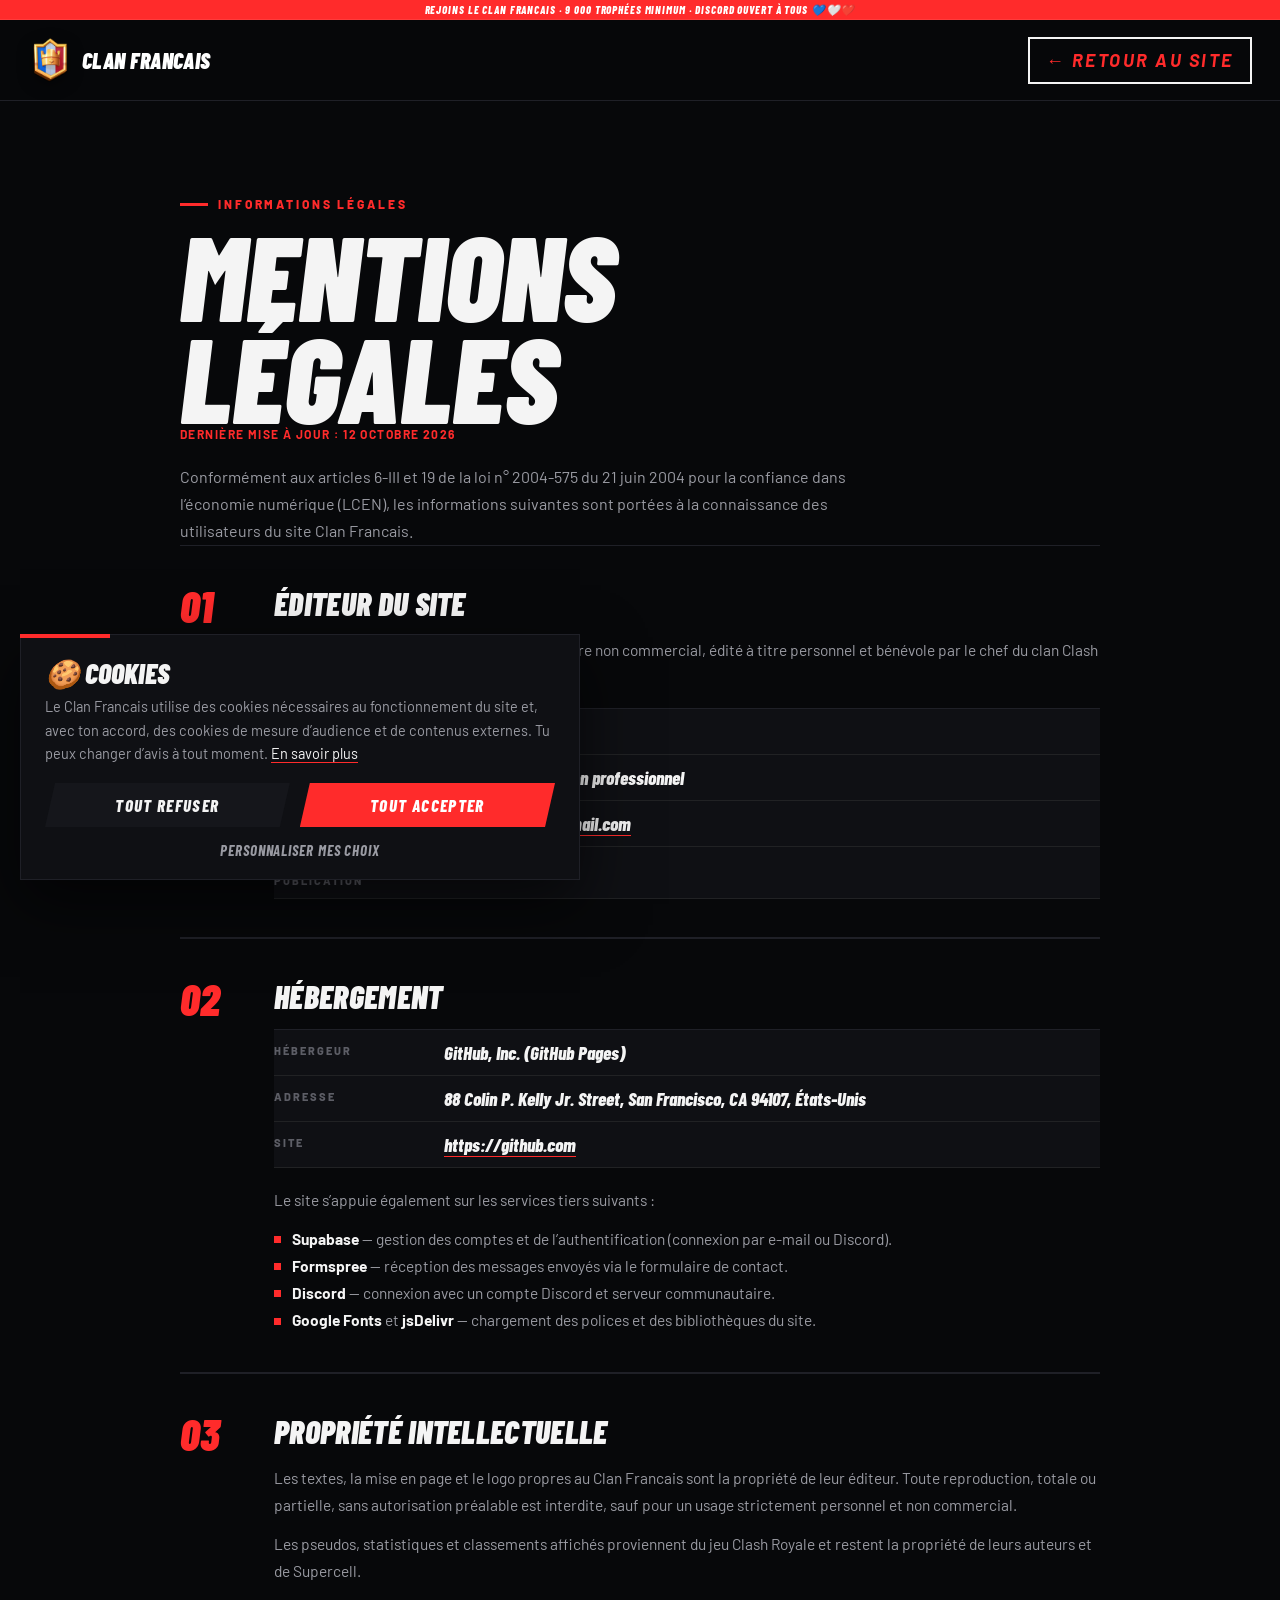
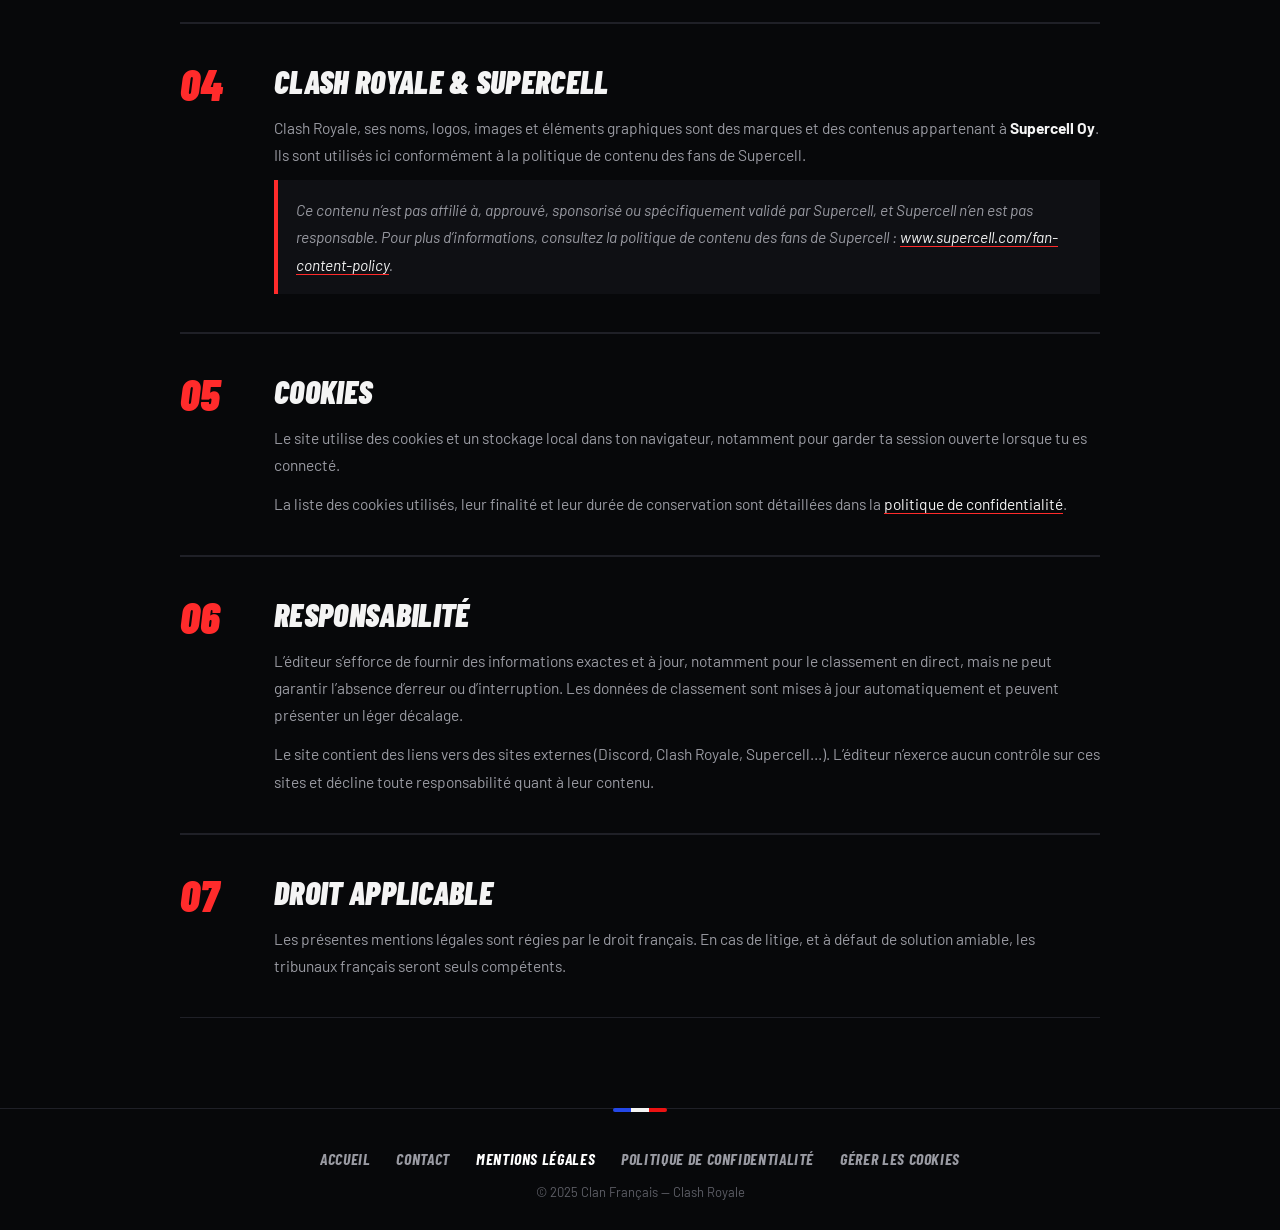
<file: mentions-legales.html>
<!doctype html>

<html lang="fr">
  <head>
    <meta charset="UTF-8" />
    <meta name="viewport" content="width=device-width, initial-scale=1.0" />

    <title>Mentions légales — Clan Francais</title>
    <meta name="robots" content="noindex" />

    <link rel="preconnect" href="https://fonts.googleapis.com" />
    <link rel="preconnect" href="https://fonts.gstatic.com" crossorigin />
    <link href="https://fonts.googleapis.com/css2?family=Baloo+2:wght@400;500;600;700;800&family=Archivo+Black&family=JetBrains+Mono:wght@500;700&display=swap" rel="stylesheet" />

    <link rel="icon" type="image/png" href="images-Photoroom.png" />

    <style>
      :root {
        --page-bg: #0e0f12;
        --text: #f1ece1;
        --muted: #b9b3a6;
        --dim: #8f8a80;
        --line: rgba(241, 236, 225, 0.18);
        --red: #e63027;
      }

      * {
        margin: 0;
        padding: 0;
        box-sizing: border-box;
      }

      html {
        scroll-behavior: smooth;
        scroll-padding-top: 110px;
      }

      body {
        font-family: "Baloo 2", sans-serif;
        color: var(--text);
        background: var(--page-bg);
        overflow-x: hidden;
      }

      a {
        color: inherit;
        text-decoration: none;
      }

      /* =========================
         HEADER (identique au site)
      ========================= */

      header {
        position: fixed;
        top: 0;
        left: 0;
        right: 0;
        z-index: 1000;
        background: var(--page-bg);
        border-bottom: 1px solid rgba(255, 255, 255, 0.1);
      }

      .topbar {
        height: 20px;
        display: flex;
        align-items: center;
        justify-content: center;
        padding: 0 10px;
        font-size: 11px;
        font-weight: 700;
        white-space: nowrap;
        overflow: hidden;
        border-bottom: 1px solid rgba(255, 255, 255, 0.08);
      }

      .nav {
        min-height: 80px;
        padding: 0 28px;
        display: flex;
        align-items: center;
        justify-content: space-between;
        gap: 20px;
      }

      .logo {
        display: flex;
        align-items: center;
        gap: 10px;
        font-size: 22px;
        font-weight: 800;
        color: #fff;
        white-space: nowrap;
      }

      .logo img {
        width: 44px;
        height: 44px;
        object-fit: contain;
        filter: drop-shadow(0 4px 8px rgba(0, 0, 0, 0.4));
        transition: transform 0.25s ease;
      }

      .logo:hover img {
        transform: scale(1.08) rotate(-3deg);
      }

      .back-link {
        display: inline-flex;
        align-items: center;
        gap: 10px;
        padding: 10px 16px;
        border: 2px solid var(--text);
        font-size: 13px;
        font-weight: 800;
        letter-spacing: 0.06em;
        text-transform: uppercase;
        transition: transform 0.12s, box-shadow 0.12s;
      }

      .back-link:hover {
        transform: translate(-3px, -3px);
        box-shadow: 3px 3px 0 var(--text);
      }

      /* =========================
         CONTENU
      ========================= */

      .legal {
        width: min(920px, 90%);
        margin: 0 auto;
        padding: calc(100px + clamp(48px, 7vw, 90px)) 0 90px;
      }

      .kicker {
        margin-bottom: 12px;
        color: #b9b9b9;
        font-size: 12px;
        font-weight: 800;
        letter-spacing: 2.2px;
        text-transform: uppercase;
      }

      .legal h1 {
        font-family: "Archivo Black", sans-serif;
        font-size: clamp(40px, 7vw, 84px);
        font-weight: 400;
        line-height: 0.95;
        text-transform: uppercase;
      }

      .tricolour {
        display: flex;
        gap: 7px;
        margin: 24px 0 18px;
      }

      .tricolour span {
        width: 15px;
        height: 5px;
        border-radius: 999px;
      }

      .tricolour span:nth-child(1) { background: #2448e8; }
      .tricolour span:nth-child(2) { background: #f2f2f2; }
      .tricolour span:nth-child(3) { background: #ec1010; }

      .updated {
        color: var(--dim);
        font-family: "JetBrains Mono", monospace;
        font-size: 12px;
        font-weight: 700;
        letter-spacing: 0.1em;
        text-transform: uppercase;
      }

      .intro {
        max-width: 720px;
        margin-top: 22px;
        color: #d0d0d0;
        font-size: 16px;
        line-height: 1.7;
      }

      .legal-section {
        display: grid;
        grid-template-columns: 70px minmax(0, 1fr);
        gap: 10px 24px;
        padding: 38px 0;
        border-bottom: 1px solid var(--line);
      }

      .legal-num {
        font-family: "Archivo Black", sans-serif;
        font-size: 44px;
        line-height: 1;
        color: transparent;
        -webkit-text-stroke: 1.5px rgba(241, 236, 225, 0.3);
      }

      .legal-section h2 {
        margin-bottom: 14px;
        font-family: Arial, Helvetica, sans-serif;
        font-size: clamp(20px, 2.4vw, 26px);
        font-weight: 800;
        letter-spacing: -0.5px;
        text-transform: uppercase;
      }

      .legal-section p,
      .legal-section li {
        color: #cfcac0;
        font-size: 15.5px;
        line-height: 1.75;
      }

      .legal-section p + p,
      .legal-section p + ul,
      .legal-section ul + p {
        margin-top: 12px;
      }

      .legal-section ul {
        list-style: none;
      }

      .legal-section li {
        position: relative;
        padding-left: 18px;
      }

      .legal-section li::before {
        content: "";
        position: absolute;
        left: 0;
        top: 0.72em;
        width: 7px;
        height: 7px;
        background: var(--red);
      }

      .legal-section strong {
        color: #fff;
      }

      .legal-section a {
        color: #8fa8ff;
        border-bottom: 1px solid rgba(143, 168, 255, 0.4);
        transition: color 0.2s ease, border-color 0.2s ease;
      }

      .legal-section a:hover {
        color: #fff;
        border-color: #fff;
      }

      /* fiche d'identité */
      .info-list {
        display: grid;
        grid-template-columns: 170px minmax(0, 1fr);
        border-top: 1px solid var(--line);
      }

      .info-list dt,
      .info-list dd {
        padding: 11px 0;
        border-bottom: 1px solid rgba(241, 236, 225, 0.08);
      }

      .info-list dt {
        color: var(--dim);
        font-family: "JetBrains Mono", monospace;
        font-size: 11px;
        font-weight: 700;
        letter-spacing: 0.12em;
        text-transform: uppercase;
        padding-top: 14px;
      }

      .info-list dd {
        color: #e9e5dc;
        font-size: 15.5px;
        overflow-wrap: anywhere;
      }

      .disclaimer {
        margin-top: 16px;
        padding: 16px 18px;
        border-left: 4px solid #f2b632;
        background: rgba(255, 255, 255, 0.03);
        font-style: italic;
      }

      /* =========================
         FOOTER
      ========================= */

      footer {
        position: relative;
        padding: 40px 0 30px;
        border-top: 1px solid rgba(255, 255, 255, 0.12);
        text-align: center;
      }

      footer::before {
        content: "";
        position: absolute;
        top: -1px;
        left: 50%;
        transform: translateX(-50%);
        width: 54px;
        height: 4px;
        border-radius: 999px;
        background: linear-gradient(90deg, #2448e8 0 33%, #f4f4f4 33% 66%, #eb1212 66%);
      }

      .footer-links {
        display: flex;
        justify-content: center;
        flex-wrap: wrap;
        gap: 10px 26px;
        margin-bottom: 16px;
      }

      .footer-links a {
        color: #a9a9a9;
        font-size: 15px;
        transition: color 0.2s ease;
      }

      .footer-links a:hover,
      .footer-links a[aria-current="page"] {
        color: #fff;
      }

      .footer-text {
        color: #77748d;
        font-size: 13px;
      }

      @media (max-width: 750px) {
        html {
          scroll-padding-top: 90px;
        }

        .nav {
          min-height: 64px;
          padding: 0 14px;
        }

        .logo {
          font-size: 18px;
        }

        .logo img {
          width: 36px;
          height: 36px;
        }

        .back-link {
          padding: 8px 12px;
          font-size: 12px;
        }

        .legal {
          padding-top: calc(84px + 40px);
        }
      }

      @media (max-width: 600px) {
        .logo span {
          display: none;
        }

        .legal-section {
          grid-template-columns: 1fr;
          padding: 30px 0;
        }

        .legal-num {
          font-size: 34px;
        }

        .info-list {
          grid-template-columns: 1fr;
        }

        .info-list dt {
          padding-bottom: 0;
          border-bottom: 0;
        }

        .info-list dd {
          padding-top: 4px;
        }
      }

      @media (prefers-reduced-motion: reduce) {
        *,
        *::before,
        *::after {
          transition-duration: 0.01ms !important;
        }

        html {
          scroll-behavior: auto;
        }
      }
    </style>
  </head>

  <body>
    <!-- =========================
       HEADER
  ========================= -->

    <header>
      <div class="topbar">
        Rejoins le Clan Francais · 9 000 trophées minimum · Discord ouvert à tous 💙🤍❤️
      </div>

      <div class="nav">
        <a href="index.html#accueil" class="logo">
          <img src="images-Photoroom.png" alt="Logo Clan Français" />
          <span>CLAN FRANCAIS</span>
        </a>

        <a href="index.html" class="back-link">← Retour au site</a>
      </div>
    </header>

    <!-- =========================
       MENTIONS LÉGALES
  ========================= -->

    <main class="legal">
      <div class="kicker">Informations légales</div>
      <h1>Mentions<br />légales</h1>

      <div class="tricolour" aria-hidden="true"><span></span><span></span><span></span></div>

      <p class="updated">Dernière mise à jour : 12 octobre 2026</p>

      <p class="intro">
        Conformément aux articles 6-III et 19 de la loi n° 2004-575 du 21 juin 2004 pour la confiance
        dans l’économie numérique (LCEN), les informations suivantes sont portées à la connaissance des
        utilisateurs du site Clan Francais.
      </p>

      <!-- 01 ÉDITEUR -->
      <section class="legal-section" id="editeur">
        <span class="legal-num" aria-hidden="true">01</span>
        <div>
          <h2>Éditeur du site</h2>
          <p>
            Le site Clan Francais est un site communautaire non commercial, édité à titre personnel et
            bénévole par le chef du clan Clash Royale « Clan Francais » (tag <strong>#LJ8GVLQC</strong>).
          </p>
          <dl class="info-list" style="margin-top: 18px">
            <dt>Responsable</dt>
            <dd>Tom07</dd>

            <dt>Statut</dt>
            <dd>Particulier — site non professionnel</dd>

            <dt>Contact</dt>
            <dd><a href="mailto:tom.marmon07@gmail.com">tom.marmon07@gmail.com</a></dd>

            <dt>Directeur de publication</dt>
            <dd>Tom07</dd>
          </dl>
        </div>
      </section>

      <!-- 02 HÉBERGEMENT -->
      <section class="legal-section" id="hebergement">
        <span class="legal-num" aria-hidden="true">02</span>
        <div>
          <h2>Hébergement</h2>
          <dl class="info-list">
            <dt>Hébergeur</dt>
            <dd>GitHub, Inc. (GitHub Pages)</dd>

            <dt>Adresse</dt>
            <dd>88 Colin P. Kelly Jr. Street, San Francisco, CA 94107, États-Unis</dd>

            <dt>Site</dt>
            <dd><a href="https://github.com" target="_blank" rel="noopener noreferrer">https://github.com</a></dd>
          </dl>
          <p style="margin-top: 18px">Le site s’appuie également sur les services tiers suivants :</p>
          <ul>
            <li><strong>Supabase</strong> — gestion des comptes et de l’authentification (connexion par e-mail ou Discord).</li>
            <li><strong>Formspree</strong> — réception des messages envoyés via le formulaire de contact.</li>
            <li><strong>Discord</strong> — connexion avec un compte Discord et serveur communautaire.</li>
            <li><strong>Google Fonts</strong> et <strong>jsDelivr</strong> — chargement des polices et des bibliothèques du site.</li>
          </ul>
        </div>
      </section>

      <!-- 03 PROPRIÉTÉ INTELLECTUELLE -->
      <section class="legal-section" id="propriete">
        <span class="legal-num" aria-hidden="true">03</span>
        <div>
          <h2>Propriété intellectuelle</h2>
          <p>
            Les textes, la mise en page et le logo propres au Clan Francais sont la propriété de leur
            éditeur. Toute reproduction, totale ou partielle, sans autorisation préalable est interdite,
            sauf pour un usage strictement personnel et non commercial.
          </p>
          <p>
            Les pseudos, statistiques et classements affichés proviennent du jeu Clash Royale et restent
            la propriété de leurs auteurs et de Supercell.
          </p>
        </div>
      </section>

      <!-- 04 SUPERCELL -->
      <section class="legal-section" id="supercell">
        <span class="legal-num" aria-hidden="true">04</span>
        <div>
          <h2>Clash Royale &amp; Supercell</h2>
          <p>
            Clash Royale, ses noms, logos, images et éléments graphiques sont des marques et des contenus
            appartenant à <strong>Supercell Oy</strong>. Ils sont utilisés ici conformément à la politique
            de contenu des fans de Supercell.
          </p>
          <p class="disclaimer">
            Ce contenu n’est pas affilié à, approuvé, sponsorisé ou spécifiquement validé par Supercell, et
            Supercell n’en est pas responsable. Pour plus d’informations, consultez la politique de contenu
            des fans de Supercell :
            <a href="https://www.supercell.com/fan-content-policy" target="_blank" rel="noopener noreferrer">www.supercell.com/fan-content-policy</a>.
          </p>
        </div>
      </section>

      <!-- 05 COOKIES -->
      <section class="legal-section" id="cookies">
        <span class="legal-num" aria-hidden="true">05</span>
        <div>
          <h2>Cookies</h2>
          <p>
            Le site utilise des cookies et un stockage local dans ton navigateur, notamment pour
            garder ta session ouverte lorsque tu es connecté.
          </p>
          <p>
            La liste des cookies utilisés, leur finalité et leur durée de conservation sont détaillées
            dans la <a href="politique-confidentialite.html">politique de confidentialité</a>.
          </p>
        </div>
      </section>

      <!-- 06 RESPONSABILITÉ -->
      <section class="legal-section" id="responsabilite">
        <span class="legal-num" aria-hidden="true">06</span>
        <div>
          <h2>Responsabilité</h2>
          <p>
            L’éditeur s’efforce de fournir des informations exactes et à jour, notamment pour le
            classement en direct, mais ne peut garantir l’absence d’erreur ou d’interruption. Les données
            de classement sont mises à jour automatiquement et peuvent présenter un léger décalage.
          </p>
          <p>
            Le site contient des liens vers des sites externes (Discord, Clash Royale, Supercell…).
            L’éditeur n’exerce aucun contrôle sur ces sites et décline toute responsabilité quant à leur
            contenu.
          </p>
        </div>
      </section>

      <!-- 07 DROIT APPLICABLE -->
      <section class="legal-section" id="droit">
        <span class="legal-num" aria-hidden="true">07</span>
        <div>
          <h2>Droit applicable</h2>
          <p>
            Les présentes mentions légales sont régies par le droit français. En cas de litige, et à
            défaut de solution amiable, les tribunaux français seront seuls compétents.
          </p>
        </div>
      </section>
    </main>

    <!-- =========================
       FOOTER
  ========================= -->

    <footer>
      <div class="footer-links">
        <a href="index.html">Accueil</a>
        <a href="index.html#contact">Contact</a>
        <a href="mentions-legales.html" aria-current="page">Mentions légales</a>
        <a href="politique-confidentialite.html">Politique de confidentialité</a>
        <a href="#" data-cookie-settings>Gérer les cookies</a>
      </div>
      <div class="footer-text">© 2025 Clan Français — Clash Royale</div>
    </footer>

    <script src="cookies.js" defer></script>
      <!-- ===== DA ESPORT — pages légales ===== -->
    <link href="https://fonts.googleapis.com/css2?family=Barlow+Condensed:ital,wght@0,700;0,800;1,700;1,800;1,900&family=Barlow:wght@500;600;700;800&display=swap" rel="stylesheet" />
    <style>
      :root {
        --page-bg: #07080a; --text: #f4f4f4; --muted: #9a9ba3; --dim: #5d5e66; --line: #1f2027; --red: #ff2b2b;
        --e-carte: #0f1014; --e-titre: "Barlow Condensed", sans-serif; --e-police: "Barlow", sans-serif;
      }
      html body { background: var(--page-bg); color: var(--text); font-family: var(--e-police); }

      /* En-tête, comme sur l'accueil */
      html body .topbar { background: var(--red); color: #fff; font-family: var(--e-titre); font-style: italic; font-weight: 800; letter-spacing: 0.08em; text-transform: uppercase; }
      html body header { background: rgba(7, 8, 10, 0.92); border-bottom: 1px solid var(--line); }
      html body .logo span { font-family: var(--e-titre); font-style: italic; font-weight: 900; font-size: 22px; letter-spacing: 0.02em; }
      html body .nav a { font-family: var(--e-police); font-weight: 700; letter-spacing: 0.14em; }

      /* Titre de la page */
      html body .kicker { display: inline-flex; align-items: center; gap: 10px; color: var(--red); font-family: var(--e-police); font-weight: 800; font-size: 12px; letter-spacing: 0.24em; text-transform: uppercase; }
      html body .kicker::before { content: ""; width: 28px; height: 3px; background: var(--red); }
      html body .legal h1 { font-family: var(--e-titre); font-style: italic; font-weight: 900; font-size: clamp(60px, 10vw, 120px); line-height: 0.85; letter-spacing: 0; text-transform: uppercase; color: var(--text); }
      html body .tricolour { display: none; }
      html body .updated { color: var(--red); font-family: var(--e-police); font-weight: 700; letter-spacing: 0.12em; text-transform: uppercase; font-size: 12px; }
      html body .intro { color: var(--muted); }

      /* Sections numérotées */
      html body .legal-section { border-top: 1px solid var(--line); }
      html body .legal-num { font-family: var(--e-titre); font-style: italic; font-weight: 900; color: var(--red); -webkit-text-stroke: 0; }
      html body .legal-section h2 { font-family: var(--e-titre); font-style: italic; font-weight: 900; font-size: 32px; letter-spacing: 0.01em; text-transform: uppercase; color: var(--text); }
      html body .legal-section p,
      html body .legal-section li { color: var(--muted); }
      html body .legal-section strong { color: var(--text); }
      html body .legal-section a,
      html body .intro a { color: var(--text); border-bottom: 1px solid var(--red); }

      /* Fiches d'informations et tableaux */
      html body .info-list { border-color: var(--line); background: var(--e-carte); }
      html body .info-list dt { font-family: var(--e-police); font-weight: 800; letter-spacing: 0.18em; color: var(--dim); }
      html body .info-list dd { font-family: var(--e-titre); font-style: italic; font-weight: 800; font-size: 19px; color: var(--text); }
      html body .table-wrap { border-color: var(--line); background: var(--e-carte); }
      html body .table-wrap th { font-family: var(--e-police); font-weight: 800; letter-spacing: 0.16em; color: var(--dim); border-color: var(--line); }
      html body .table-wrap td { border-color: var(--line); color: var(--muted); }
      html body .disclaimer { background: var(--e-carte); border-color: var(--line); border-left: 4px solid var(--red); color: var(--muted); }

      /* Retour et pied de page */
      html body .back-link { font-family: var(--e-titre); font-style: italic; font-weight: 800; font-size: 18px; letter-spacing: 0.06em; text-transform: uppercase; color: var(--red); }
      html body footer { border-top: 1px solid var(--line); }
      html body .footer-links a { font-family: var(--e-titre); font-style: italic; font-weight: 700; font-size: 16px; letter-spacing: 0.04em; text-transform: uppercase; color: var(--muted); }
      html body .footer-links a:hover { color: var(--red); }
      html body .footer-text { color: var(--dim); }
    </style>
    <!-- ===== FIN DA ESPORT ===== -->
</body>
</html>
</file>
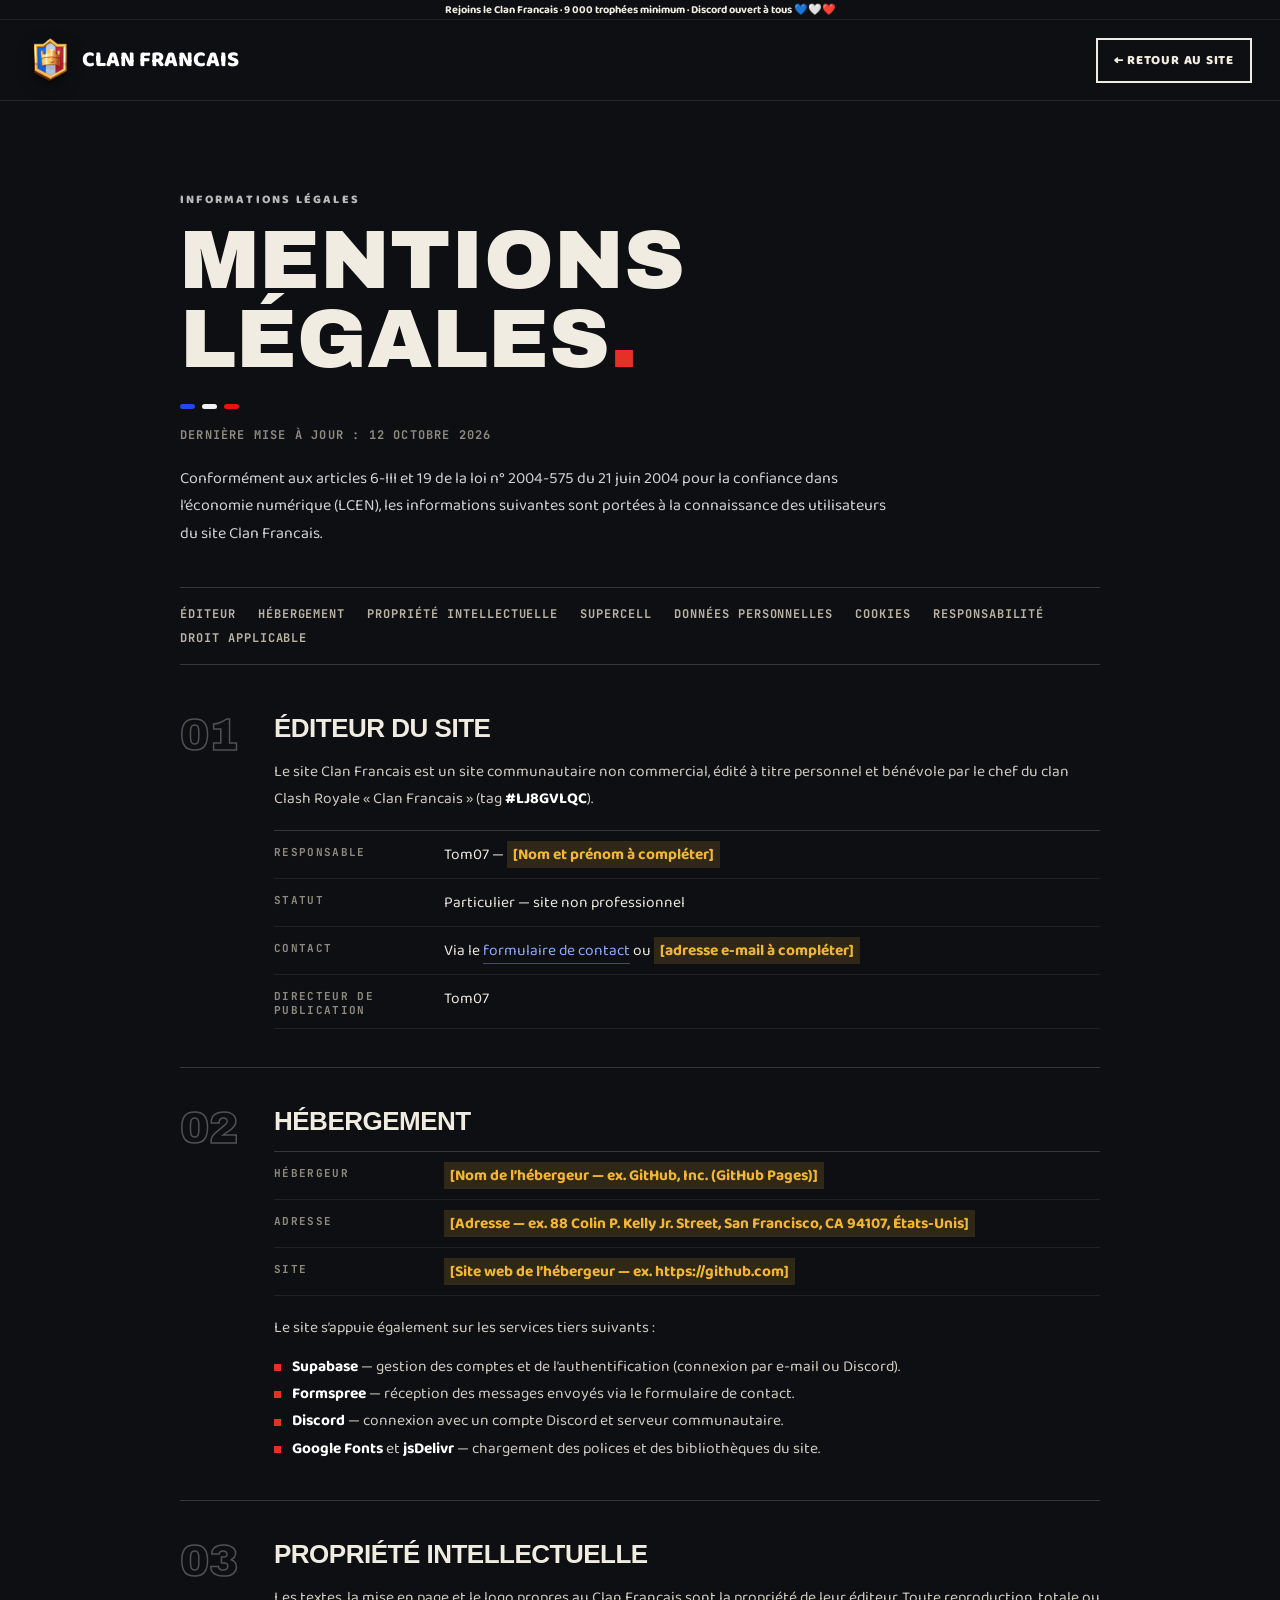
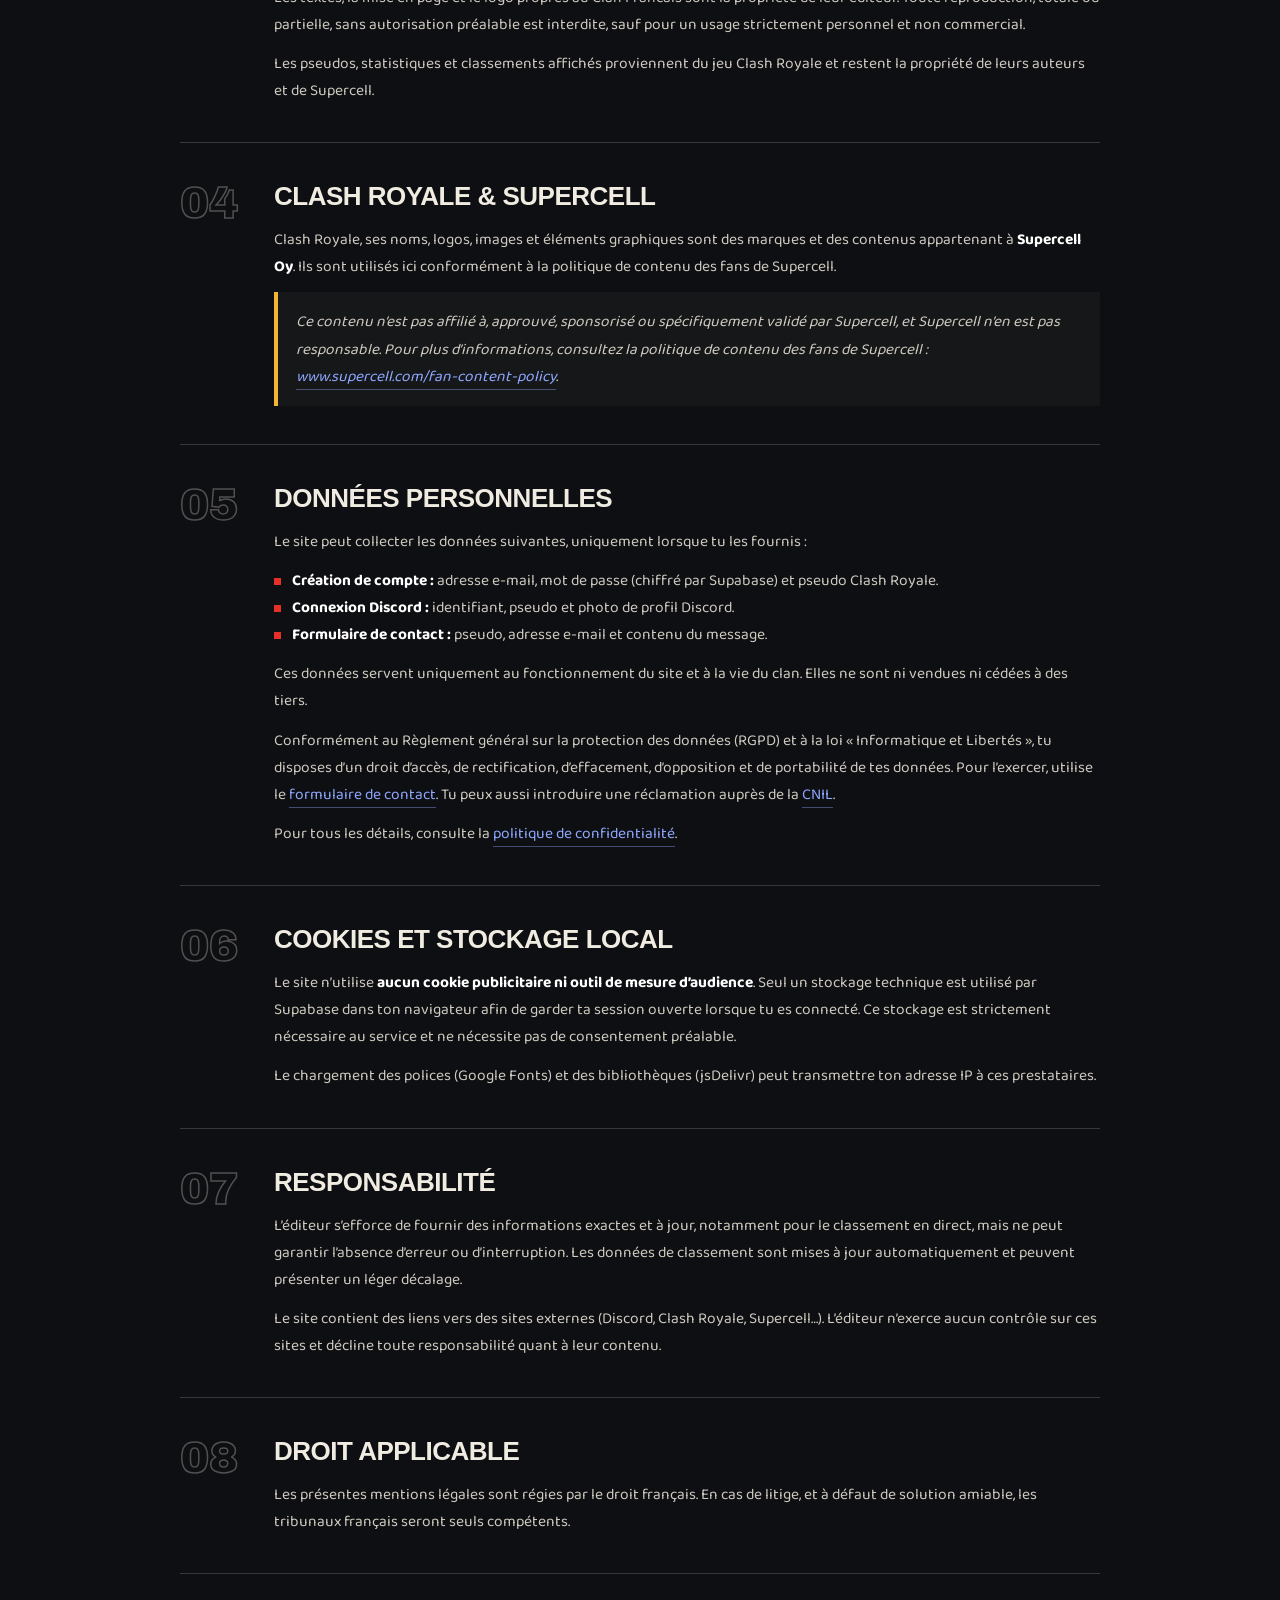
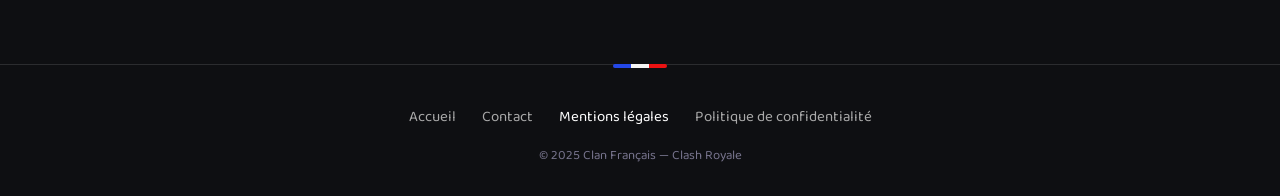
<file: mentions.html>
<!doctype html>

<html lang="fr">
  <head>
    <meta charset="UTF-8" />
    <meta name="viewport" content="width=device-width, initial-scale=1.0" />

    <title>Mentions légales — Clan Francais</title>
    <meta name="robots" content="noindex" />

    <link rel="preconnect" href="https://fonts.googleapis.com" />
    <link rel="preconnect" href="https://fonts.gstatic.com" crossorigin />
    <link href="https://fonts.googleapis.com/css2?family=Baloo+2:wght@400;500;600;700;800&family=Archivo+Black&family=JetBrains+Mono:wght@500;700&display=swap" rel="stylesheet" />

    <link rel="icon" type="image/png" href="images-Photoroom.png" />

    <style>
      :root {
        --page-bg: #0e0f12;
        --text: #f1ece1;
        --muted: #b9b3a6;
        --dim: #8f8a80;
        --line: rgba(241, 236, 225, 0.18);
        --red: #e63027;
      }

      * {
        margin: 0;
        padding: 0;
        box-sizing: border-box;
      }

      html {
        scroll-behavior: smooth;
        scroll-padding-top: 110px;
      }

      body {
        font-family: "Baloo 2", sans-serif;
        color: var(--text);
        background: var(--page-bg);
        overflow-x: hidden;
      }

      a {
        color: inherit;
        text-decoration: none;
      }

      /* =========================
         HEADER (identique au site)
      ========================= */

      header {
        position: fixed;
        top: 0;
        left: 0;
        right: 0;
        z-index: 1000;
        background: var(--page-bg);
        border-bottom: 1px solid rgba(255, 255, 255, 0.1);
      }

      .topbar {
        height: 20px;
        display: flex;
        align-items: center;
        justify-content: center;
        padding: 0 10px;
        font-size: 11px;
        font-weight: 700;
        white-space: nowrap;
        overflow: hidden;
        border-bottom: 1px solid rgba(255, 255, 255, 0.08);
      }

      .nav {
        min-height: 80px;
        padding: 0 28px;
        display: flex;
        align-items: center;
        justify-content: space-between;
        gap: 20px;
      }

      .logo {
        display: flex;
        align-items: center;
        gap: 10px;
        font-size: 22px;
        font-weight: 800;
        color: #fff;
        white-space: nowrap;
      }

      .logo img {
        width: 44px;
        height: 44px;
        object-fit: contain;
        filter: drop-shadow(0 4px 8px rgba(0, 0, 0, 0.4));
        transition: transform 0.25s ease;
      }

      .logo:hover img {
        transform: scale(1.08) rotate(-3deg);
      }

      .back-link {
        display: inline-flex;
        align-items: center;
        gap: 10px;
        padding: 10px 16px;
        border: 2px solid var(--text);
        font-size: 13px;
        font-weight: 800;
        letter-spacing: 0.06em;
        text-transform: uppercase;
        transition: transform 0.12s, box-shadow 0.12s;
      }

      .back-link:hover {
        transform: translate(-3px, -3px);
        box-shadow: 3px 3px 0 var(--text);
      }

      /* =========================
         CONTENU
      ========================= */

      .legal {
        width: min(920px, 90%);
        margin: 0 auto;
        padding: calc(100px + clamp(48px, 7vw, 90px)) 0 90px;
      }

      .kicker {
        margin-bottom: 12px;
        color: #b9b9b9;
        font-size: 12px;
        font-weight: 800;
        letter-spacing: 2.2px;
        text-transform: uppercase;
      }

      .legal h1 {
        font-family: "Archivo Black", sans-serif;
        font-size: clamp(40px, 7vw, 84px);
        font-weight: 400;
        line-height: 0.95;
        text-transform: uppercase;
      }

      .legal h1 .dot {
        color: var(--red);
      }

      .tricolour {
        display: flex;
        gap: 7px;
        margin: 24px 0 18px;
      }

      .tricolour span {
        width: 15px;
        height: 5px;
        border-radius: 999px;
      }

      .tricolour span:nth-child(1) { background: #2448e8; }
      .tricolour span:nth-child(2) { background: #f2f2f2; }
      .tricolour span:nth-child(3) { background: #ec1010; }

      .updated {
        color: var(--dim);
        font-family: "JetBrains Mono", monospace;
        font-size: 12px;
        font-weight: 700;
        letter-spacing: 0.1em;
        text-transform: uppercase;
      }

      .intro {
        max-width: 720px;
        margin-top: 22px;
        color: #d0d0d0;
        font-size: 16px;
        line-height: 1.7;
      }

      /* sommaire */
      .toc {
        display: flex;
        flex-wrap: wrap;
        gap: 8px 22px;
        margin: 40px 0 10px;
        padding: 18px 0;
        border-top: 1px solid var(--line);
        border-bottom: 1px solid var(--line);
      }

      .toc a {
        color: var(--muted);
        font-family: "JetBrains Mono", monospace;
        font-size: 12px;
        font-weight: 700;
        letter-spacing: 0.08em;
        text-transform: uppercase;
        transition: color 0.2s ease;
      }

      .toc a:hover {
        color: #fff;
      }

      .legal-section {
        display: grid;
        grid-template-columns: 70px minmax(0, 1fr);
        gap: 10px 24px;
        padding: 38px 0;
        border-bottom: 1px solid var(--line);
      }

      .legal-num {
        font-family: "Archivo Black", sans-serif;
        font-size: 44px;
        line-height: 1;
        color: transparent;
        -webkit-text-stroke: 1.5px rgba(241, 236, 225, 0.3);
      }

      .legal-section h2 {
        margin-bottom: 14px;
        font-family: Arial, Helvetica, sans-serif;
        font-size: clamp(20px, 2.4vw, 26px);
        font-weight: 800;
        letter-spacing: -0.5px;
        text-transform: uppercase;
      }

      .legal-section p,
      .legal-section li {
        color: #cfcac0;
        font-size: 15.5px;
        line-height: 1.75;
      }

      .legal-section p + p,
      .legal-section p + ul,
      .legal-section ul + p {
        margin-top: 12px;
      }

      .legal-section ul {
        list-style: none;
      }

      .legal-section li {
        position: relative;
        padding-left: 18px;
      }

      .legal-section li::before {
        content: "";
        position: absolute;
        left: 0;
        top: 0.72em;
        width: 7px;
        height: 7px;
        background: var(--red);
      }

      .legal-section strong {
        color: #fff;
      }

      .legal-section a {
        color: #8fa8ff;
        border-bottom: 1px solid rgba(143, 168, 255, 0.4);
        transition: color 0.2s ease, border-color 0.2s ease;
      }

      .legal-section a:hover {
        color: #fff;
        border-color: #fff;
      }

      /* fiche d'identité */
      .info-list {
        display: grid;
        grid-template-columns: 170px minmax(0, 1fr);
        border-top: 1px solid var(--line);
      }

      .info-list dt,
      .info-list dd {
        padding: 11px 0;
        border-bottom: 1px solid rgba(241, 236, 225, 0.08);
      }

      .info-list dt {
        color: var(--dim);
        font-family: "JetBrains Mono", monospace;
        font-size: 11px;
        font-weight: 700;
        letter-spacing: 0.12em;
        text-transform: uppercase;
        padding-top: 14px;
      }

      .info-list dd {
        color: #e9e5dc;
        font-size: 15.5px;
        overflow-wrap: anywhere;
      }

      .todo {
        padding: 1px 6px;
        background: rgba(242, 182, 50, 0.15);
        color: #f2b632;
        font-weight: 700;
      }

      .disclaimer {
        margin-top: 16px;
        padding: 16px 18px;
        border-left: 4px solid #f2b632;
        background: rgba(255, 255, 255, 0.03);
        font-style: italic;
      }

      /* =========================
         FOOTER
      ========================= */

      footer {
        position: relative;
        padding: 40px 0 30px;
        border-top: 1px solid rgba(255, 255, 255, 0.12);
        text-align: center;
      }

      footer::before {
        content: "";
        position: absolute;
        top: -1px;
        left: 50%;
        transform: translateX(-50%);
        width: 54px;
        height: 4px;
        border-radius: 999px;
        background: linear-gradient(90deg, #2448e8 0 33%, #f4f4f4 33% 66%, #eb1212 66%);
      }

      .footer-links {
        display: flex;
        justify-content: center;
        flex-wrap: wrap;
        gap: 10px 26px;
        margin-bottom: 16px;
      }

      .footer-links a {
        color: #a9a9a9;
        font-size: 15px;
        transition: color 0.2s ease;
      }

      .footer-links a:hover,
      .footer-links a[aria-current="page"] {
        color: #fff;
      }

      .footer-text {
        color: #77748d;
        font-size: 13px;
      }

      @media (max-width: 750px) {
        html {
          scroll-padding-top: 90px;
        }

        .nav {
          min-height: 64px;
          padding: 0 14px;
        }

        .logo {
          font-size: 18px;
        }

        .logo img {
          width: 36px;
          height: 36px;
        }

        .back-link {
          padding: 8px 12px;
          font-size: 12px;
        }

        .legal {
          padding-top: calc(84px + 40px);
        }
      }

      @media (max-width: 600px) {
        .logo span {
          display: none;
        }

        .legal-section {
          grid-template-columns: 1fr;
          padding: 30px 0;
        }

        .legal-num {
          font-size: 34px;
        }

        .info-list {
          grid-template-columns: 1fr;
        }

        .info-list dt {
          padding-bottom: 0;
          border-bottom: 0;
        }

        .info-list dd {
          padding-top: 4px;
        }
      }

      @media (prefers-reduced-motion: reduce) {
        *,
        *::before,
        *::after {
          transition-duration: 0.01ms !important;
        }

        html {
          scroll-behavior: auto;
        }
      }
    </style>
  </head>

  <body>
    <!-- =========================
       HEADER
  ========================= -->

    <header>
      <div class="topbar">
        Rejoins le Clan Francais · 9 000 trophées minimum · Discord ouvert à tous 💙🤍❤️
      </div>

      <div class="nav">
        <a href="index.html#accueil" class="logo">
          <img src="images-Photoroom.png" alt="Logo Clan Français" />
          <span>CLAN FRANCAIS</span>
        </a>

        <a href="index.html" class="back-link">← Retour au site</a>
      </div>
    </header>

    <!-- =========================
       MENTIONS LÉGALES
  ========================= -->

    <main class="legal">
      <div class="kicker">Informations légales</div>
      <h1>Mentions<br />légales<span class="dot">.</span></h1>

      <div class="tricolour" aria-hidden="true"><span></span><span></span><span></span></div>

      <p class="updated">Dernière mise à jour : 12 octobre 2026</p>

      <p class="intro">
        Conformément aux articles 6-III et 19 de la loi n° 2004-575 du 21 juin 2004 pour la confiance
        dans l’économie numérique (LCEN), les informations suivantes sont portées à la connaissance des
        utilisateurs du site Clan Francais.
      </p>

      <nav class="toc" aria-label="Sommaire">
        <a href="#editeur">Éditeur</a>
        <a href="#hebergement">Hébergement</a>
        <a href="#propriete">Propriété intellectuelle</a>
        <a href="#supercell">Supercell</a>
        <a href="#donnees">Données personnelles</a>
        <a href="#cookies">Cookies</a>
        <a href="#responsabilite">Responsabilité</a>
        <a href="#droit">Droit applicable</a>
      </nav>

      <!-- 01 ÉDITEUR -->
      <section class="legal-section" id="editeur">
        <span class="legal-num" aria-hidden="true">01</span>
        <div>
          <h2>Éditeur du site</h2>
          <p>
            Le site Clan Francais est un site communautaire non commercial, édité à titre personnel et
            bénévole par le chef du clan Clash Royale « Clan Francais » (tag <strong>#LJ8GVLQC</strong>).
          </p>
          <dl class="info-list" style="margin-top: 18px">
            <dt>Responsable</dt>
            <dd>Tom07 — <span class="todo">[Nom et prénom à compléter]</span></dd>

            <dt>Statut</dt>
            <dd>Particulier — site non professionnel</dd>

            <dt>Contact</dt>
            <dd>
              Via le <a href="index.html#contact">formulaire de contact</a> ou
              <span class="todo">[adresse e-mail à compléter]</span>
            </dd>

            <dt>Directeur de publication</dt>
            <dd>Tom07</dd>
          </dl>
        </div>
      </section>

      <!-- 02 HÉBERGEMENT -->
      <section class="legal-section" id="hebergement">
        <span class="legal-num" aria-hidden="true">02</span>
        <div>
          <h2>Hébergement</h2>
          <dl class="info-list">
            <dt>Hébergeur</dt>
            <dd><span class="todo">[Nom de l’hébergeur — ex. GitHub, Inc. (GitHub Pages)]</span></dd>

            <dt>Adresse</dt>
            <dd><span class="todo">[Adresse — ex. 88 Colin P. Kelly Jr. Street, San Francisco, CA 94107, États-Unis]</span></dd>

            <dt>Site</dt>
            <dd><span class="todo">[Site web de l’hébergeur — ex. https://github.com]</span></dd>
          </dl>
          <p style="margin-top: 18px">Le site s’appuie également sur les services tiers suivants :</p>
          <ul>
            <li><strong>Supabase</strong> — gestion des comptes et de l’authentification (connexion par e-mail ou Discord).</li>
            <li><strong>Formspree</strong> — réception des messages envoyés via le formulaire de contact.</li>
            <li><strong>Discord</strong> — connexion avec un compte Discord et serveur communautaire.</li>
            <li><strong>Google Fonts</strong> et <strong>jsDelivr</strong> — chargement des polices et des bibliothèques du site.</li>
          </ul>
        </div>
      </section>

      <!-- 03 PROPRIÉTÉ INTELLECTUELLE -->
      <section class="legal-section" id="propriete">
        <span class="legal-num" aria-hidden="true">03</span>
        <div>
          <h2>Propriété intellectuelle</h2>
          <p>
            Les textes, la mise en page et le logo propres au Clan Francais sont la propriété de leur
            éditeur. Toute reproduction, totale ou partielle, sans autorisation préalable est interdite,
            sauf pour un usage strictement personnel et non commercial.
          </p>
          <p>
            Les pseudos, statistiques et classements affichés proviennent du jeu Clash Royale et restent
            la propriété de leurs auteurs et de Supercell.
          </p>
        </div>
      </section>

      <!-- 04 SUPERCELL -->
      <section class="legal-section" id="supercell">
        <span class="legal-num" aria-hidden="true">04</span>
        <div>
          <h2>Clash Royale &amp; Supercell</h2>
          <p>
            Clash Royale, ses noms, logos, images et éléments graphiques sont des marques et des contenus
            appartenant à <strong>Supercell Oy</strong>. Ils sont utilisés ici conformément à la politique
            de contenu des fans de Supercell.
          </p>
          <p class="disclaimer">
            Ce contenu n’est pas affilié à, approuvé, sponsorisé ou spécifiquement validé par Supercell, et
            Supercell n’en est pas responsable. Pour plus d’informations, consultez la politique de contenu
            des fans de Supercell :
            <a href="https://www.supercell.com/fan-content-policy" target="_blank" rel="noopener noreferrer">www.supercell.com/fan-content-policy</a>.
          </p>
        </div>
      </section>

      <!-- 05 DONNÉES PERSONNELLES -->
      <section class="legal-section" id="donnees">
        <span class="legal-num" aria-hidden="true">05</span>
        <div>
          <h2>Données personnelles</h2>
          <p>Le site peut collecter les données suivantes, uniquement lorsque tu les fournis :</p>
          <ul>
            <li><strong>Création de compte :</strong> adresse e-mail, mot de passe (chiffré par Supabase) et pseudo Clash Royale.</li>
            <li><strong>Connexion Discord :</strong> identifiant, pseudo et photo de profil Discord.</li>
            <li><strong>Formulaire de contact :</strong> pseudo, adresse e-mail et contenu du message.</li>
          </ul>
          <p>
            Ces données servent uniquement au fonctionnement du site et à la vie du clan. Elles ne sont
            ni vendues ni cédées à des tiers.
          </p>
          <p>
            Conformément au Règlement général sur la protection des données (RGPD) et à la loi
            « Informatique et Libertés », tu disposes d’un droit d’accès, de rectification,
            d’effacement, d’opposition et de portabilité de tes données. Pour l’exercer, utilise le
            <a href="index.html#contact">formulaire de contact</a>. Tu peux aussi introduire une
            réclamation auprès de la <a href="https://www.cnil.fr" target="_blank" rel="noopener noreferrer">CNIL</a>.
          </p>
          <p>
            Pour tous les détails, consulte la
            <a href="politique-confidentialite.html">politique de confidentialité</a>.
          </p>
        </div>
      </section>

      <!-- 06 COOKIES -->
      <section class="legal-section" id="cookies">
        <span class="legal-num" aria-hidden="true">06</span>
        <div>
          <h2>Cookies et stockage local</h2>
          <p>
            Le site n’utilise <strong>aucun cookie publicitaire ni outil de mesure d’audience</strong>.
            Seul un stockage technique est utilisé par Supabase dans ton navigateur afin de garder ta
            session ouverte lorsque tu es connecté. Ce stockage est strictement nécessaire au service et
            ne nécessite pas de consentement préalable.
          </p>
          <p>
            Le chargement des polices (Google Fonts) et des bibliothèques (jsDelivr) peut transmettre ton
            adresse IP à ces prestataires.
          </p>
        </div>
      </section>

      <!-- 07 RESPONSABILITÉ -->
      <section class="legal-section" id="responsabilite">
        <span class="legal-num" aria-hidden="true">07</span>
        <div>
          <h2>Responsabilité</h2>
          <p>
            L’éditeur s’efforce de fournir des informations exactes et à jour, notamment pour le
            classement en direct, mais ne peut garantir l’absence d’erreur ou d’interruption. Les données
            de classement sont mises à jour automatiquement et peuvent présenter un léger décalage.
          </p>
          <p>
            Le site contient des liens vers des sites externes (Discord, Clash Royale, Supercell…).
            L’éditeur n’exerce aucun contrôle sur ces sites et décline toute responsabilité quant à leur
            contenu.
          </p>
        </div>
      </section>

      <!-- 08 DROIT APPLICABLE -->
      <section class="legal-section" id="droit">
        <span class="legal-num" aria-hidden="true">08</span>
        <div>
          <h2>Droit applicable</h2>
          <p>
            Les présentes mentions légales sont régies par le droit français. En cas de litige, et à
            défaut de solution amiable, les tribunaux français seront seuls compétents.
          </p>
        </div>
      </section>
    </main>

    <!-- =========================
       FOOTER
  ========================= -->

    <footer>
      <div class="footer-links">
        <a href="index.html">Accueil</a>
        <a href="index.html#contact">Contact</a>
        <a href="mentions-legales.html" aria-current="page">Mentions légales</a>
        <a href="politique-confidentialite.html">Politique de confidentialité</a>
      </div>
      <div class="footer-text">© 2025 Clan Français — Clash Royale</div>
    </footer>
  </body>
</html>
</file>
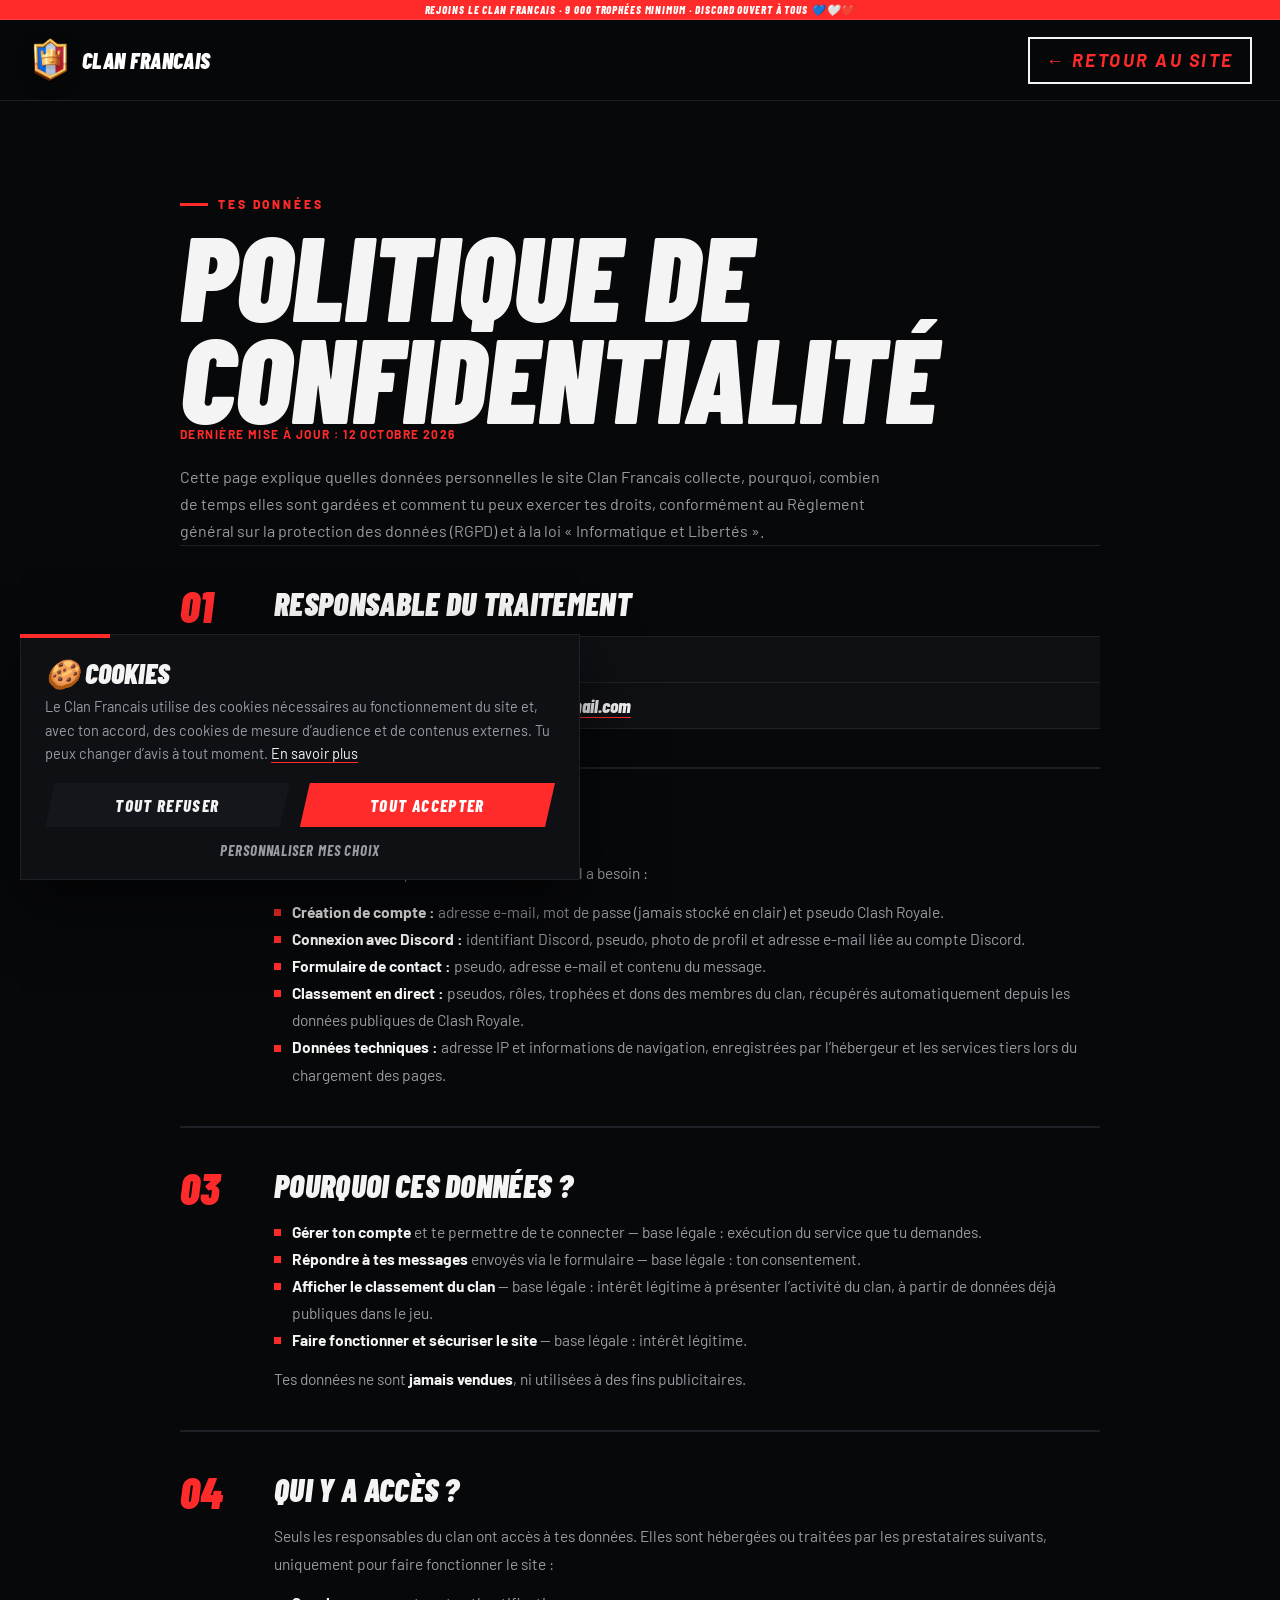
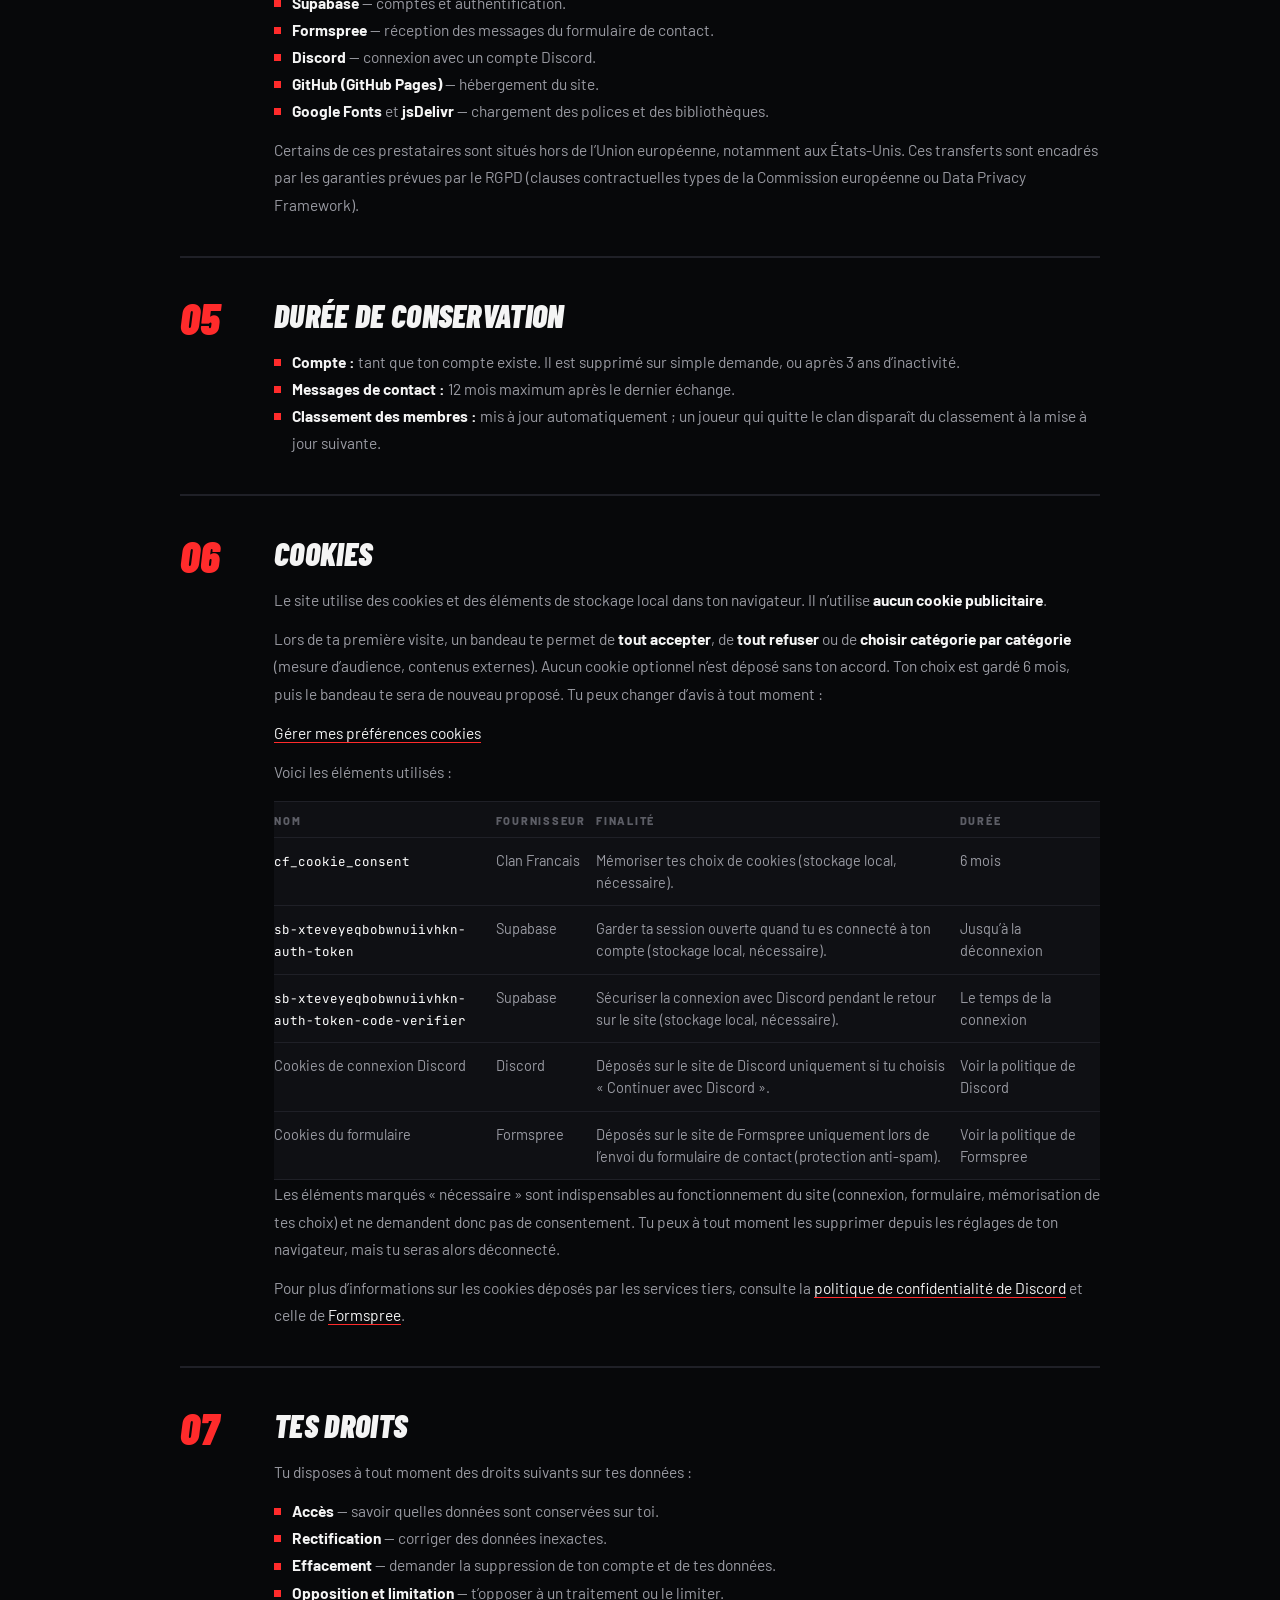
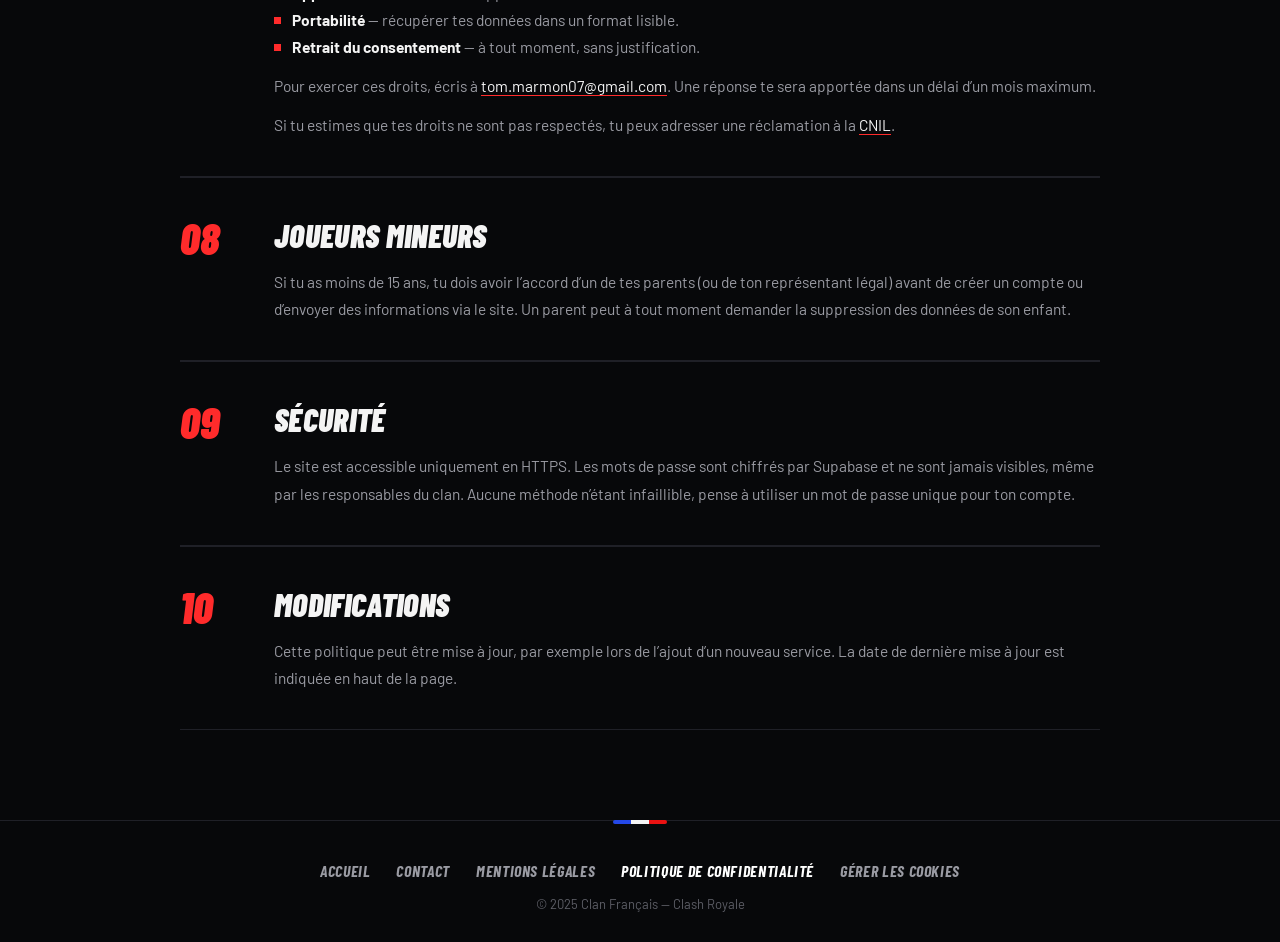
<file: politique-confidentialite.html>
<!doctype html>

<html lang="fr">
  <head>
    <meta charset="UTF-8" />
    <meta name="viewport" content="width=device-width, initial-scale=1.0" />

    <title>Politique de confidentialité — Clan Francais</title>
    <meta name="robots" content="noindex" />

    <link rel="preconnect" href="https://fonts.googleapis.com" />
    <link rel="preconnect" href="https://fonts.gstatic.com" crossorigin />
    <link href="https://fonts.googleapis.com/css2?family=Baloo+2:wght@400;500;600;700;800&family=Archivo+Black&family=JetBrains+Mono:wght@500;700&display=swap" rel="stylesheet" />

    <link rel="icon" type="image/png" href="images-Photoroom.png" />

    <style>
      :root {
        --page-bg: #0e0f12;
        --text: #f1ece1;
        --muted: #b9b3a6;
        --dim: #8f8a80;
        --line: rgba(241, 236, 225, 0.18);
        --red: #e63027;
      }

      * {
        margin: 0;
        padding: 0;
        box-sizing: border-box;
      }

      html {
        scroll-behavior: smooth;
        scroll-padding-top: 110px;
      }

      body {
        font-family: "Baloo 2", sans-serif;
        color: var(--text);
        background: var(--page-bg);
        overflow-x: hidden;
      }

      a {
        color: inherit;
        text-decoration: none;
      }

      /* =========================
         HEADER (identique au site)
      ========================= */

      header {
        position: fixed;
        top: 0;
        left: 0;
        right: 0;
        z-index: 1000;
        background: var(--page-bg);
        border-bottom: 1px solid rgba(255, 255, 255, 0.1);
      }

      .topbar {
        height: 20px;
        display: flex;
        align-items: center;
        justify-content: center;
        padding: 0 10px;
        font-size: 11px;
        font-weight: 700;
        white-space: nowrap;
        overflow: hidden;
        border-bottom: 1px solid rgba(255, 255, 255, 0.08);
      }

      .nav {
        min-height: 80px;
        padding: 0 28px;
        display: flex;
        align-items: center;
        justify-content: space-between;
        gap: 20px;
      }

      .logo {
        display: flex;
        align-items: center;
        gap: 10px;
        font-size: 22px;
        font-weight: 800;
        color: #fff;
        white-space: nowrap;
      }

      .logo img {
        width: 44px;
        height: 44px;
        object-fit: contain;
        filter: drop-shadow(0 4px 8px rgba(0, 0, 0, 0.4));
        transition: transform 0.25s ease;
      }

      .logo:hover img {
        transform: scale(1.08) rotate(-3deg);
      }

      .back-link {
        display: inline-flex;
        align-items: center;
        gap: 10px;
        padding: 10px 16px;
        border: 2px solid var(--text);
        font-size: 13px;
        font-weight: 800;
        letter-spacing: 0.06em;
        text-transform: uppercase;
        transition: transform 0.12s, box-shadow 0.12s;
      }

      .back-link:hover {
        transform: translate(-3px, -3px);
        box-shadow: 3px 3px 0 var(--text);
      }

      /* =========================
         CONTENU
      ========================= */

      .legal {
        width: min(920px, 90%);
        margin: 0 auto;
        padding: calc(100px + clamp(48px, 7vw, 90px)) 0 90px;
      }

      .kicker {
        margin-bottom: 12px;
        color: #b9b9b9;
        font-size: 12px;
        font-weight: 800;
        letter-spacing: 2.2px;
        text-transform: uppercase;
      }

      .legal h1 {
        font-family: "Archivo Black", sans-serif;
        font-size: clamp(40px, 7vw, 84px);
        font-weight: 400;
        line-height: 0.95;
        text-transform: uppercase;
      }

      .tricolour {
        display: flex;
        gap: 7px;
        margin: 24px 0 18px;
      }

      .tricolour span {
        width: 15px;
        height: 5px;
        border-radius: 999px;
      }

      .tricolour span:nth-child(1) { background: #2448e8; }
      .tricolour span:nth-child(2) { background: #f2f2f2; }
      .tricolour span:nth-child(3) { background: #ec1010; }

      .updated {
        color: var(--dim);
        font-family: "JetBrains Mono", monospace;
        font-size: 12px;
        font-weight: 700;
        letter-spacing: 0.1em;
        text-transform: uppercase;
      }

      .intro {
        max-width: 720px;
        margin-top: 22px;
        color: #d0d0d0;
        font-size: 16px;
        line-height: 1.7;
      }

      .legal-section {
        display: grid;
        grid-template-columns: 70px minmax(0, 1fr);
        gap: 10px 24px;
        padding: 38px 0;
        border-bottom: 1px solid var(--line);
      }

      .legal-num {
        font-family: "Archivo Black", sans-serif;
        font-size: 44px;
        line-height: 1;
        color: transparent;
        -webkit-text-stroke: 1.5px rgba(241, 236, 225, 0.3);
      }

      .legal-section h2 {
        margin-bottom: 14px;
        font-family: Arial, Helvetica, sans-serif;
        font-size: clamp(20px, 2.4vw, 26px);
        font-weight: 800;
        letter-spacing: -0.5px;
        text-transform: uppercase;
      }

      .legal-section p,
      .legal-section li {
        color: #cfcac0;
        font-size: 15.5px;
        line-height: 1.75;
      }

      .legal-section p + p,
      .legal-section p + ul,
      .legal-section ul + p {
        margin-top: 12px;
      }

      .legal-section ul {
        list-style: none;
      }

      .legal-section li {
        position: relative;
        padding-left: 18px;
      }

      .legal-section li::before {
        content: "";
        position: absolute;
        left: 0;
        top: 0.72em;
        width: 7px;
        height: 7px;
        background: var(--red);
      }

      .legal-section strong {
        color: #fff;
      }

      .legal-section a {
        color: #8fa8ff;
        border-bottom: 1px solid rgba(143, 168, 255, 0.4);
        transition: color 0.2s ease, border-color 0.2s ease;
      }

      .legal-section a:hover {
        color: #fff;
        border-color: #fff;
      }

      /* fiche d'identité */
      .info-list {
        display: grid;
        grid-template-columns: 170px minmax(0, 1fr);
        border-top: 1px solid var(--line);
      }

      .info-list dt,
      .info-list dd {
        padding: 11px 0;
        border-bottom: 1px solid rgba(241, 236, 225, 0.08);
      }

      .info-list dt {
        color: var(--dim);
        font-family: "JetBrains Mono", monospace;
        font-size: 11px;
        font-weight: 700;
        letter-spacing: 0.12em;
        text-transform: uppercase;
        padding-top: 14px;
      }

      .info-list dd {
        color: #e9e5dc;
        font-size: 15.5px;
        overflow-wrap: anywhere;
      }

      .disclaimer {
        margin-top: 16px;
        padding: 16px 18px;
        border-left: 4px solid #f2b632;
        background: rgba(255, 255, 255, 0.03);
        font-style: italic;
      }

      /* tableau des cookies */
      .table-wrap {
        margin-top: 16px;
        overflow-x: auto;
        border-top: 1px solid var(--line);
      }

      .legal-section table {
        width: 100%;
        min-width: 520px;
        border-collapse: collapse;
        font-size: 14.5px;
      }

      .legal-section th {
        padding: 12px 10px 10px 0;
        color: var(--dim);
        font-family: "JetBrains Mono", monospace;
        font-size: 11px;
        font-weight: 700;
        letter-spacing: 0.12em;
        text-align: left;
        text-transform: uppercase;
        border-bottom: 1px solid var(--line);
      }

      .legal-section td {
        padding: 12px 10px 12px 0;
        color: #cfcac0;
        line-height: 1.5;
        vertical-align: top;
        border-bottom: 1px solid rgba(241, 236, 225, 0.08);
      }

      .legal-section td code {
        color: #fff;
        font-family: "JetBrains Mono", monospace;
        font-size: 12.5px;
        overflow-wrap: anywhere;
      }

      /* =========================
         FOOTER
      ========================= */

      footer {
        position: relative;
        padding: 40px 0 30px;
        border-top: 1px solid rgba(255, 255, 255, 0.12);
        text-align: center;
      }

      footer::before {
        content: "";
        position: absolute;
        top: -1px;
        left: 50%;
        transform: translateX(-50%);
        width: 54px;
        height: 4px;
        border-radius: 999px;
        background: linear-gradient(90deg, #2448e8 0 33%, #f4f4f4 33% 66%, #eb1212 66%);
      }

      .footer-links {
        display: flex;
        justify-content: center;
        flex-wrap: wrap;
        gap: 10px 26px;
        margin-bottom: 16px;
      }

      .footer-links a {
        color: #a9a9a9;
        font-size: 15px;
        transition: color 0.2s ease;
      }

      .footer-links a:hover,
      .footer-links a[aria-current="page"] {
        color: #fff;
      }

      .footer-text {
        color: #77748d;
        font-size: 13px;
      }

      @media (max-width: 750px) {
        html {
          scroll-padding-top: 90px;
        }

        .nav {
          min-height: 64px;
          padding: 0 14px;
        }

        .logo {
          font-size: 18px;
        }

        .logo img {
          width: 36px;
          height: 36px;
        }

        .back-link {
          padding: 8px 12px;
          font-size: 12px;
        }

        .legal {
          padding-top: calc(84px + 40px);
        }
      }

      @media (max-width: 600px) {
        .logo span {
          display: none;
        }

        .legal-section {
          grid-template-columns: 1fr;
          padding: 30px 0;
        }

        .legal-num {
          font-size: 34px;
        }

        .info-list {
          grid-template-columns: 1fr;
        }

        .info-list dt {
          padding-bottom: 0;
          border-bottom: 0;
        }

        .info-list dd {
          padding-top: 4px;
        }
      }

      @media (prefers-reduced-motion: reduce) {
        *,
        *::before,
        *::after {
          transition-duration: 0.01ms !important;
        }

        html {
          scroll-behavior: auto;
        }
      }
    </style>
  </head>

  <body>
    <!-- =========================
       HEADER
  ========================= -->

    <header>
      <div class="topbar">
        Rejoins le Clan Francais · 9 000 trophées minimum · Discord ouvert à tous 💙🤍❤️
      </div>

      <div class="nav">
        <a href="index.html#accueil" class="logo">
          <img src="images-Photoroom.png" alt="Logo Clan Français" />
          <span>CLAN FRANCAIS</span>
        </a>

        <a href="index.html" class="back-link">← Retour au site</a>
      </div>
    </header>

    <!-- =========================
       MENTIONS LÉGALES
  ========================= -->

    <main class="legal">
      <div class="kicker">Tes données</div>
      <h1>Politique de<br />confidentialité</h1>

      <div class="tricolour" aria-hidden="true"><span></span><span></span><span></span></div>

      <p class="updated">Dernière mise à jour : 12 octobre 2026</p>

      <p class="intro">
        Cette page explique quelles données personnelles le site Clan Francais collecte, pourquoi,
        combien de temps elles sont gardées et comment tu peux exercer tes droits, conformément au
        Règlement général sur la protection des données (RGPD) et à la loi « Informatique et Libertés ».
      </p>

      <!-- 01 -->
      <section class="legal-section" id="responsable">
        <span class="legal-num" aria-hidden="true">01</span>
        <div>
          <h2>Responsable du traitement</h2>
          <dl class="info-list">
            <dt>Responsable</dt>
            <dd>Tom07</dd>

            <dt>Contact</dt>
            <dd><a href="mailto:tom.marmon07@gmail.com">tom.marmon07@gmail.com</a></dd>
          </dl>
        </div>
      </section>

      <!-- 02 -->
      <section class="legal-section" id="donnees">
        <span class="legal-num" aria-hidden="true">02</span>
        <div>
          <h2>Données collectées</h2>
          <p>Le site collecte uniquement les données dont il a besoin :</p>
          <ul>
            <li><strong>Création de compte :</strong> adresse e-mail, mot de passe (jamais stocké en clair) et pseudo Clash Royale.</li>
            <li><strong>Connexion avec Discord :</strong> identifiant Discord, pseudo, photo de profil et adresse e-mail liée au compte Discord.</li>
            <li><strong>Formulaire de contact :</strong> pseudo, adresse e-mail et contenu du message.</li>
            <li><strong>Classement en direct :</strong> pseudos, rôles, trophées et dons des membres du clan, récupérés automatiquement depuis les données publiques de Clash Royale.</li>
            <li><strong>Données techniques :</strong> adresse IP et informations de navigation, enregistrées par l’hébergeur et les services tiers lors du chargement des pages.</li>
          </ul>
        </div>
      </section>

      <!-- 03 -->
      <section class="legal-section" id="finalites">
        <span class="legal-num" aria-hidden="true">03</span>
        <div>
          <h2>Pourquoi ces données ?</h2>
          <ul>
            <li><strong>Gérer ton compte</strong> et te permettre de te connecter — base légale : exécution du service que tu demandes.</li>
            <li><strong>Répondre à tes messages</strong> envoyés via le formulaire — base légale : ton consentement.</li>
            <li><strong>Afficher le classement du clan</strong> — base légale : intérêt légitime à présenter l’activité du clan, à partir de données déjà publiques dans le jeu.</li>
            <li><strong>Faire fonctionner et sécuriser le site</strong> — base légale : intérêt légitime.</li>
          </ul>
          <p>Tes données ne sont <strong>jamais vendues</strong>, ni utilisées à des fins publicitaires.</p>
        </div>
      </section>

      <!-- 04 -->
      <section class="legal-section" id="destinataires">
        <span class="legal-num" aria-hidden="true">04</span>
        <div>
          <h2>Qui y a accès ?</h2>
          <p>
            Seuls les responsables du clan ont accès à tes données. Elles sont hébergées ou traitées par
            les prestataires suivants, uniquement pour faire fonctionner le site :
          </p>
          <ul>
            <li><strong>Supabase</strong> — comptes et authentification.</li>
            <li><strong>Formspree</strong> — réception des messages du formulaire de contact.</li>
            <li><strong>Discord</strong> — connexion avec un compte Discord.</li>
            <li><strong>GitHub (GitHub Pages)</strong> — hébergement du site.</li>
            <li><strong>Google Fonts</strong> et <strong>jsDelivr</strong> — chargement des polices et des bibliothèques.</li>
          </ul>
          <p>
            Certains de ces prestataires sont situés hors de l’Union européenne, notamment aux
            États-Unis. Ces transferts sont encadrés par les garanties prévues par le RGPD (clauses
            contractuelles types de la Commission européenne ou Data Privacy Framework).
          </p>
        </div>
      </section>

      <!-- 05 -->
      <section class="legal-section" id="conservation">
        <span class="legal-num" aria-hidden="true">05</span>
        <div>
          <h2>Durée de conservation</h2>
          <ul>
            <li><strong>Compte :</strong> tant que ton compte existe. Il est supprimé sur simple demande, ou après 3 ans d’inactivité.</li>
            <li><strong>Messages de contact :</strong> 12 mois maximum après le dernier échange.</li>
            <li><strong>Classement des membres :</strong> mis à jour automatiquement ; un joueur qui quitte le clan disparaît du classement à la mise à jour suivante.</li>
          </ul>
        </div>
      </section>

      <!-- 06 -->
      <section class="legal-section" id="cookies">
        <span class="legal-num" aria-hidden="true">06</span>
        <div>
          <h2>Cookies</h2>
          <p>
            Le site utilise des cookies et des éléments de stockage local dans ton navigateur. Il
            n’utilise <strong>aucun cookie publicitaire</strong>.
          </p>
          <p>
            Lors de ta première visite, un bandeau te permet de <strong>tout accepter</strong>,
            de <strong>tout refuser</strong> ou de <strong>choisir catégorie par catégorie</strong>
            (mesure d’audience, contenus externes). Aucun cookie optionnel n’est déposé sans ton
            accord. Ton choix est gardé 6 mois, puis le bandeau te sera de nouveau proposé. Tu peux
            changer d’avis à tout moment :
          </p>
          <p>
            <a href="#" data-cookie-settings>Gérer mes préférences cookies</a>
          </p>
          <p>Voici les éléments utilisés :</p>
          <div class="table-wrap">
            <table>
              <thead>
                <tr>
                  <th>Nom</th>
                  <th>Fournisseur</th>
                  <th>Finalité</th>
                  <th>Durée</th>
                </tr>
              </thead>
              <tbody>
                <tr>
                  <td><code>cf_cookie_consent</code></td>
                  <td>Clan Francais</td>
                  <td>Mémoriser tes choix de cookies (stockage local, nécessaire).</td>
                  <td>6 mois</td>
                </tr>
                <tr>
                  <td><code>sb-xteveyeqbobwnuiivhkn-auth-token</code></td>
                  <td>Supabase</td>
                  <td>Garder ta session ouverte quand tu es connecté à ton compte (stockage local, nécessaire).</td>
                  <td>Jusqu’à la déconnexion</td>
                </tr>
                <tr>
                  <td><code>sb-xteveyeqbobwnuiivhkn-auth-token-code-verifier</code></td>
                  <td>Supabase</td>
                  <td>Sécuriser la connexion avec Discord pendant le retour sur le site (stockage local, nécessaire).</td>
                  <td>Le temps de la connexion</td>
                </tr>
                <tr>
                  <td>Cookies de connexion Discord</td>
                  <td>Discord</td>
                  <td>Déposés sur le site de Discord uniquement si tu choisis « Continuer avec Discord ».</td>
                  <td>Voir la politique de Discord</td>
                </tr>
                <tr>
                  <td>Cookies du formulaire</td>
                  <td>Formspree</td>
                  <td>Déposés sur le site de Formspree uniquement lors de l’envoi du formulaire de contact (protection anti-spam).</td>
                  <td>Voir la politique de Formspree</td>
                </tr>
                <!-- Pour ajouter un cookie : copie un bloc <tr>…</tr> ci-dessus et modifie-le -->
              </tbody>
            </table>
          </div>
          <p>
            Les éléments marqués « nécessaire » sont indispensables au fonctionnement du site
            (connexion, formulaire, mémorisation de tes choix) et ne demandent donc pas de consentement.
            Tu peux à tout moment les supprimer depuis les réglages de ton navigateur, mais tu seras
            alors déconnecté.
          </p>
          <p>
            Pour plus d’informations sur les cookies déposés par les services tiers, consulte la
            <a href="https://discord.com/privacy" target="_blank" rel="noopener noreferrer">politique de confidentialité de Discord</a>
            et celle de
            <a href="https://formspree.io/legal/privacy-policy" target="_blank" rel="noopener noreferrer">Formspree</a>.
          </p>
        </div>
      </section>

      <!-- 07 -->
      <section class="legal-section" id="droits">
        <span class="legal-num" aria-hidden="true">07</span>
        <div>
          <h2>Tes droits</h2>
          <p>Tu disposes à tout moment des droits suivants sur tes données :</p>
          <ul>
            <li><strong>Accès</strong> — savoir quelles données sont conservées sur toi.</li>
            <li><strong>Rectification</strong> — corriger des données inexactes.</li>
            <li><strong>Effacement</strong> — demander la suppression de ton compte et de tes données.</li>
            <li><strong>Opposition et limitation</strong> — t’opposer à un traitement ou le limiter.</li>
            <li><strong>Portabilité</strong> — récupérer tes données dans un format lisible.</li>
            <li><strong>Retrait du consentement</strong> — à tout moment, sans justification.</li>
          </ul>
          <p>
            Pour exercer ces droits, écris à <a href="mailto:tom.marmon07@gmail.com">tom.marmon07@gmail.com</a>. Une réponse te sera apportée dans un délai
            d’un mois maximum.
          </p>
          <p>
            Si tu estimes que tes droits ne sont pas respectés, tu peux adresser une réclamation à la
            <a href="https://www.cnil.fr/fr/plaintes" target="_blank" rel="noopener noreferrer">CNIL</a>.
          </p>
        </div>
      </section>

      <!-- 08 -->
      <section class="legal-section" id="mineurs">
        <span class="legal-num" aria-hidden="true">08</span>
        <div>
          <h2>Joueurs mineurs</h2>
          <p>
            Si tu as moins de 15 ans, tu dois avoir l’accord d’un de tes parents (ou de ton
            représentant légal) avant de créer un compte ou d’envoyer des informations via le site.
            Un parent peut à tout moment demander la suppression des données de son enfant.
          </p>
        </div>
      </section>

      <!-- 09 -->
      <section class="legal-section" id="securite">
        <span class="legal-num" aria-hidden="true">09</span>
        <div>
          <h2>Sécurité</h2>
          <p>
            Le site est accessible uniquement en HTTPS. Les mots de passe sont chiffrés par Supabase et
            ne sont jamais visibles, même par les responsables du clan. Aucune méthode n’étant
            infaillible, pense à utiliser un mot de passe unique pour ton compte.
          </p>
        </div>
      </section>

      <!-- 10 -->
      <section class="legal-section" id="modifications">
        <span class="legal-num" aria-hidden="true">10</span>
        <div>
          <h2>Modifications</h2>
          <p>
            Cette politique peut être mise à jour, par exemple lors de l’ajout d’un nouveau service.
            La date de dernière mise à jour est indiquée en haut de la page.
          </p>
        </div>
      </section>
    </main>

    <!-- =========================
       FOOTER
  ========================= -->

    <footer>
      <div class="footer-links">
        <a href="index.html">Accueil</a>
        <a href="index.html#contact">Contact</a>
        <a href="mentions-legales.html">Mentions légales</a>
        <a href="politique-confidentialite.html" aria-current="page">Politique de confidentialité</a>
        <a href="#" data-cookie-settings>Gérer les cookies</a>
      </div>
      <div class="footer-text">© 2025 Clan Français — Clash Royale</div>
    </footer>

    <script src="cookies.js" defer></script>
      <!-- ===== DA ESPORT — pages légales ===== -->
    <link href="https://fonts.googleapis.com/css2?family=Barlow+Condensed:ital,wght@0,700;0,800;1,700;1,800;1,900&family=Barlow:wght@500;600;700;800&display=swap" rel="stylesheet" />
    <style>
      :root {
        --page-bg: #07080a; --text: #f4f4f4; --muted: #9a9ba3; --dim: #5d5e66; --line: #1f2027; --red: #ff2b2b;
        --e-carte: #0f1014; --e-titre: "Barlow Condensed", sans-serif; --e-police: "Barlow", sans-serif;
      }
      html body { background: var(--page-bg); color: var(--text); font-family: var(--e-police); }

      /* En-tête, comme sur l'accueil */
      html body .topbar { background: var(--red); color: #fff; font-family: var(--e-titre); font-style: italic; font-weight: 800; letter-spacing: 0.08em; text-transform: uppercase; }
      html body header { background: rgba(7, 8, 10, 0.92); border-bottom: 1px solid var(--line); }
      html body .logo span { font-family: var(--e-titre); font-style: italic; font-weight: 900; font-size: 22px; letter-spacing: 0.02em; }
      html body .nav a { font-family: var(--e-police); font-weight: 700; letter-spacing: 0.14em; }

      /* Titre de la page */
      html body .kicker { display: inline-flex; align-items: center; gap: 10px; color: var(--red); font-family: var(--e-police); font-weight: 800; font-size: 12px; letter-spacing: 0.24em; text-transform: uppercase; }
      html body .kicker::before { content: ""; width: 28px; height: 3px; background: var(--red); }
      html body .legal h1 { font-family: var(--e-titre); font-style: italic; font-weight: 900; font-size: clamp(60px, 10vw, 120px); line-height: 0.85; letter-spacing: 0; text-transform: uppercase; color: var(--text); }
      html body .tricolour { display: none; }
      html body .updated { color: var(--red); font-family: var(--e-police); font-weight: 700; letter-spacing: 0.12em; text-transform: uppercase; font-size: 12px; }
      html body .intro { color: var(--muted); }

      /* Sections numérotées */
      html body .legal-section { border-top: 1px solid var(--line); }
      html body .legal-num { font-family: var(--e-titre); font-style: italic; font-weight: 900; color: var(--red); -webkit-text-stroke: 0; }
      html body .legal-section h2 { font-family: var(--e-titre); font-style: italic; font-weight: 900; font-size: 32px; letter-spacing: 0.01em; text-transform: uppercase; color: var(--text); }
      html body .legal-section p,
      html body .legal-section li { color: var(--muted); }
      html body .legal-section strong { color: var(--text); }
      html body .legal-section a,
      html body .intro a { color: var(--text); border-bottom: 1px solid var(--red); }

      /* Fiches d'informations et tableaux */
      html body .info-list { border-color: var(--line); background: var(--e-carte); }
      html body .info-list dt { font-family: var(--e-police); font-weight: 800; letter-spacing: 0.18em; color: var(--dim); }
      html body .info-list dd { font-family: var(--e-titre); font-style: italic; font-weight: 800; font-size: 19px; color: var(--text); }
      html body .table-wrap { border-color: var(--line); background: var(--e-carte); }
      html body .table-wrap th { font-family: var(--e-police); font-weight: 800; letter-spacing: 0.16em; color: var(--dim); border-color: var(--line); }
      html body .table-wrap td { border-color: var(--line); color: var(--muted); }
      html body .disclaimer { background: var(--e-carte); border-color: var(--line); border-left: 4px solid var(--red); color: var(--muted); }

      /* Retour et pied de page */
      html body .back-link { font-family: var(--e-titre); font-style: italic; font-weight: 800; font-size: 18px; letter-spacing: 0.06em; text-transform: uppercase; color: var(--red); }
      html body footer { border-top: 1px solid var(--line); }
      html body .footer-links a { font-family: var(--e-titre); font-style: italic; font-weight: 700; font-size: 16px; letter-spacing: 0.04em; text-transform: uppercase; color: var(--muted); }
      html body .footer-links a:hover { color: var(--red); }
      html body .footer-text { color: var(--dim); }
    </style>
    <!-- ===== FIN DA ESPORT ===== -->
</body>
</html>
</file>
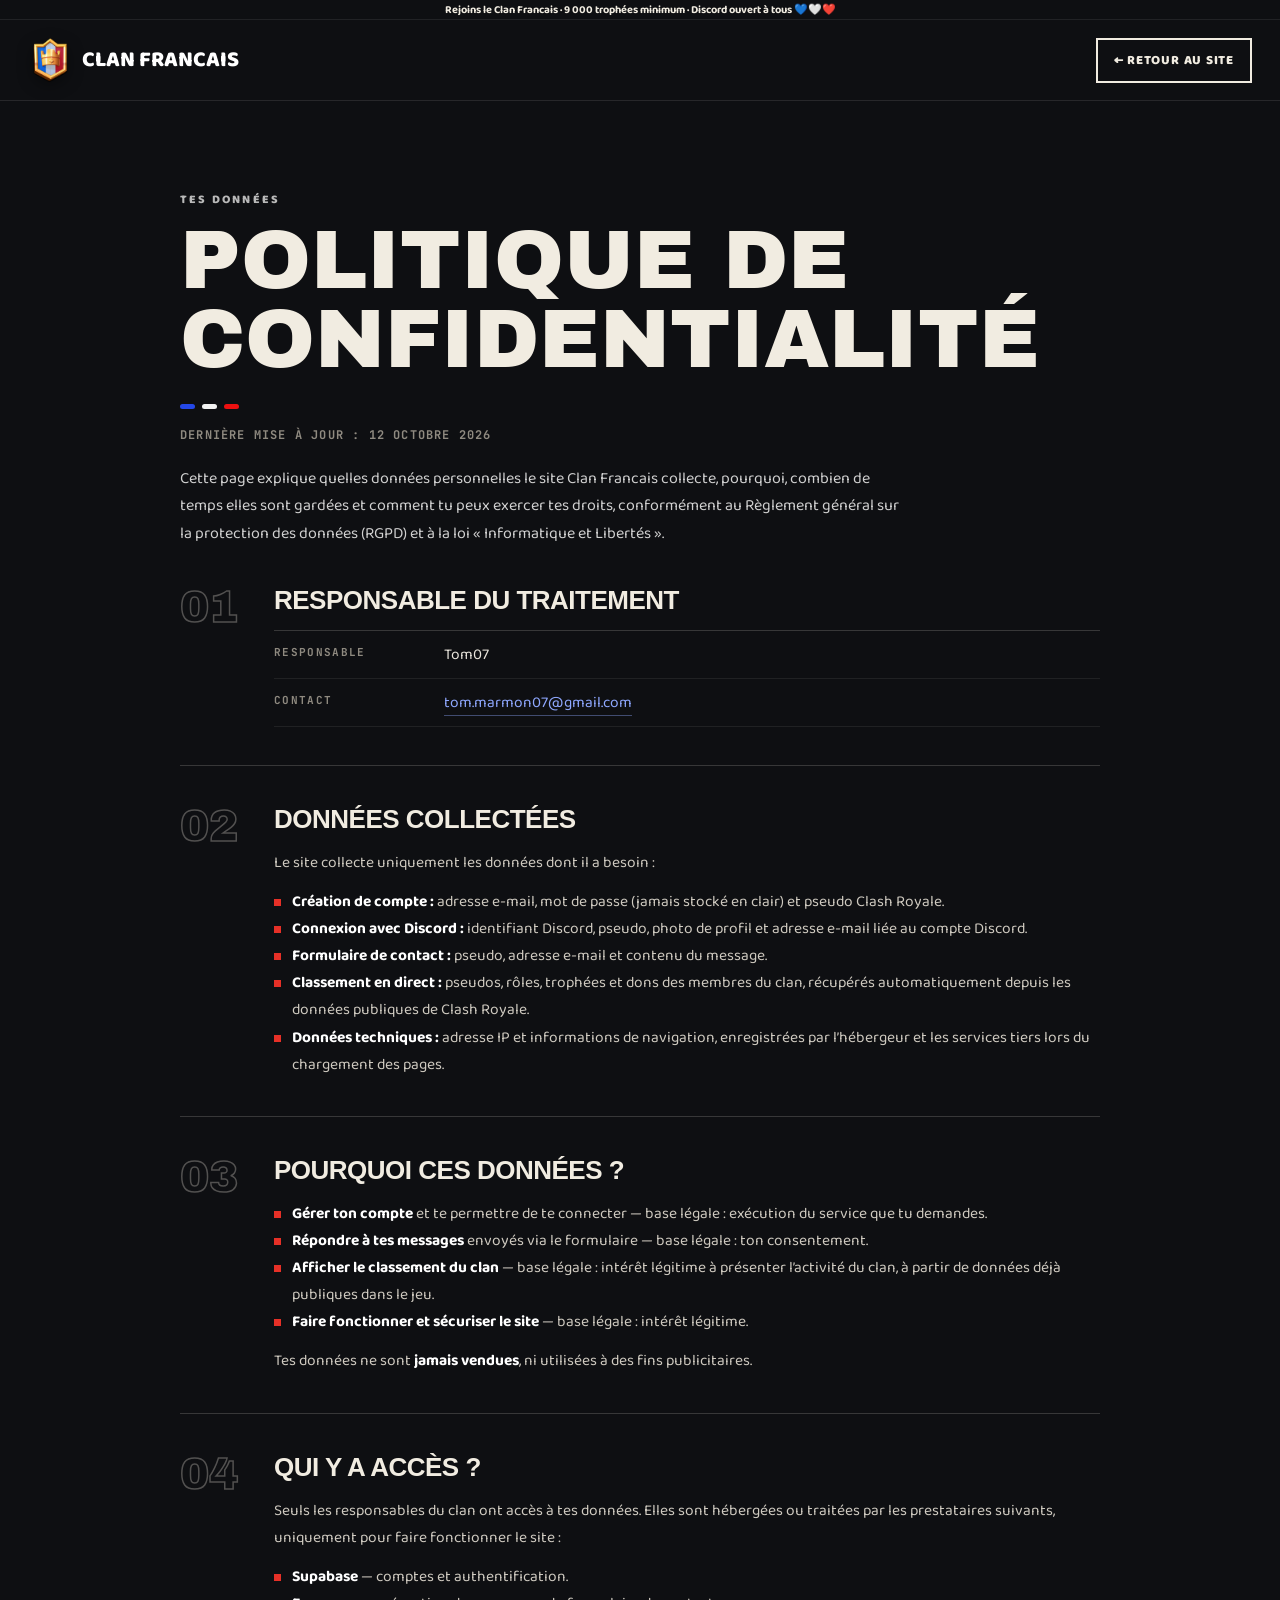
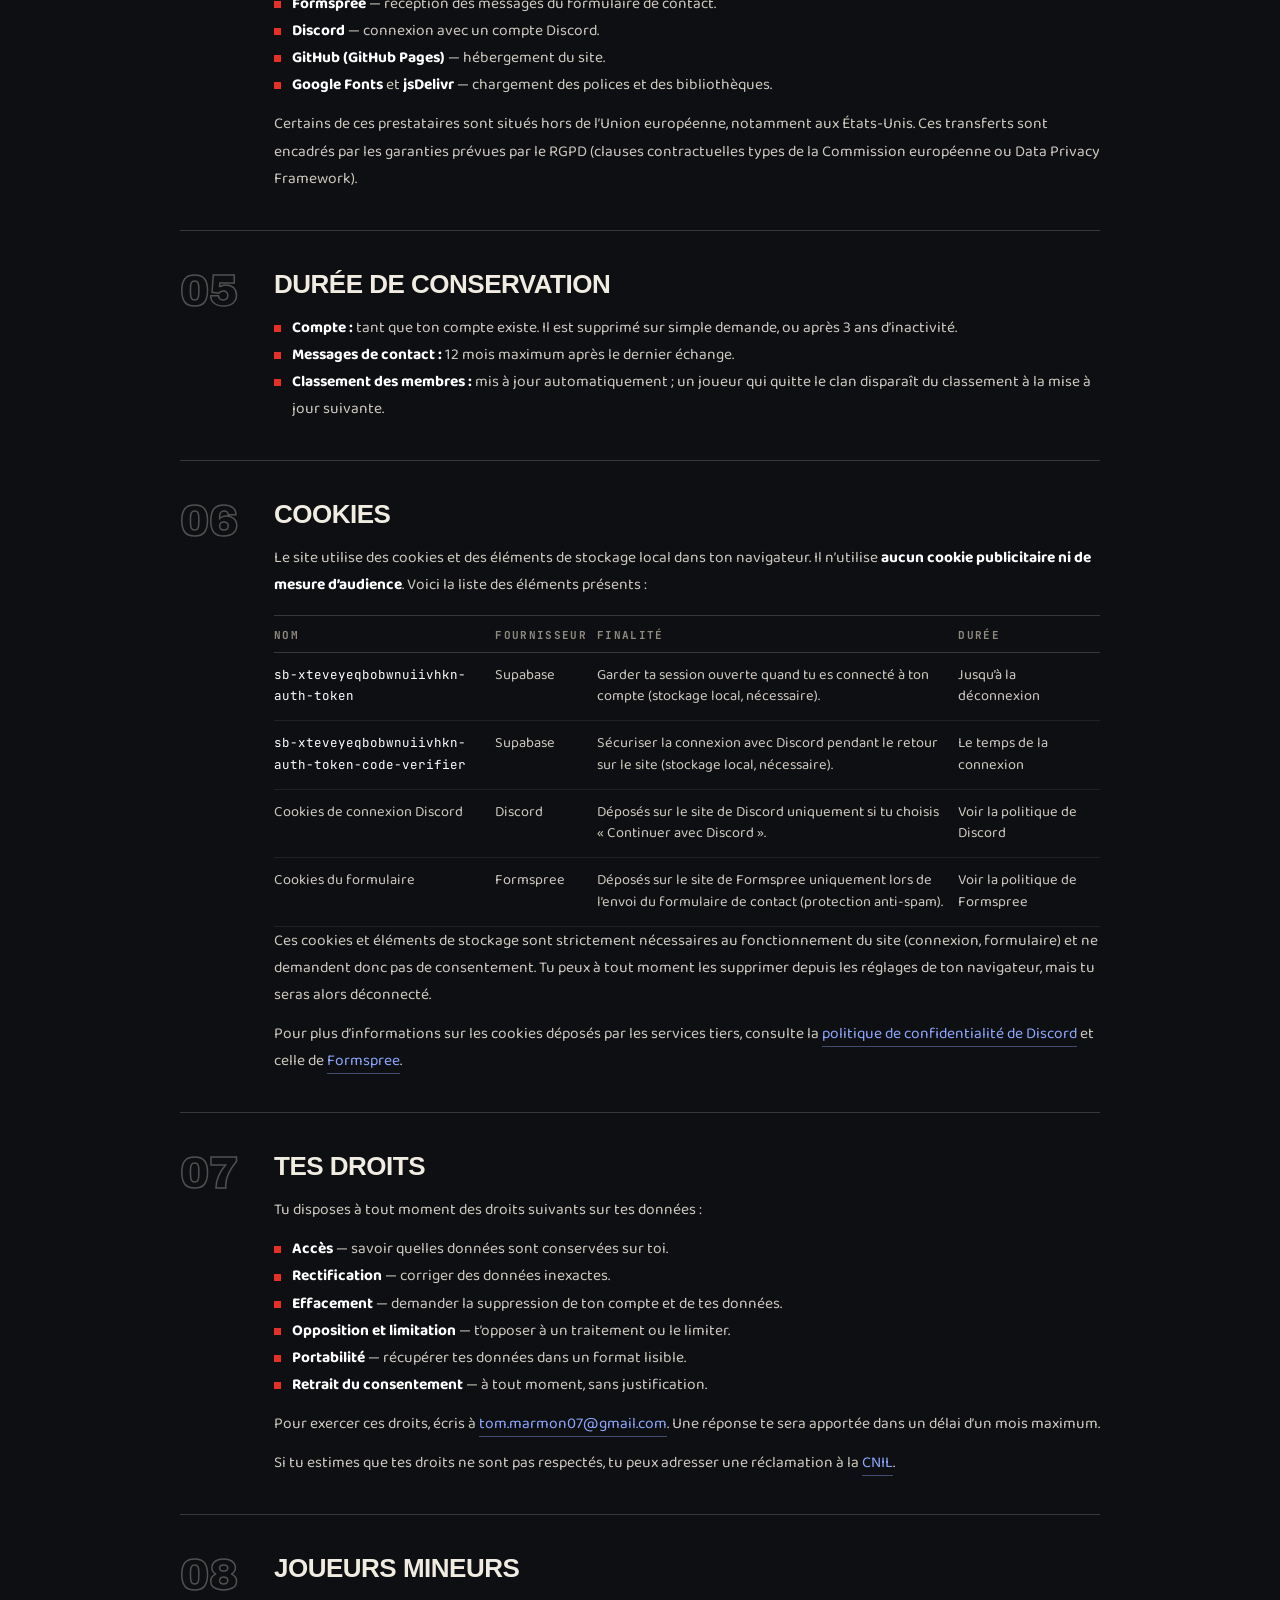
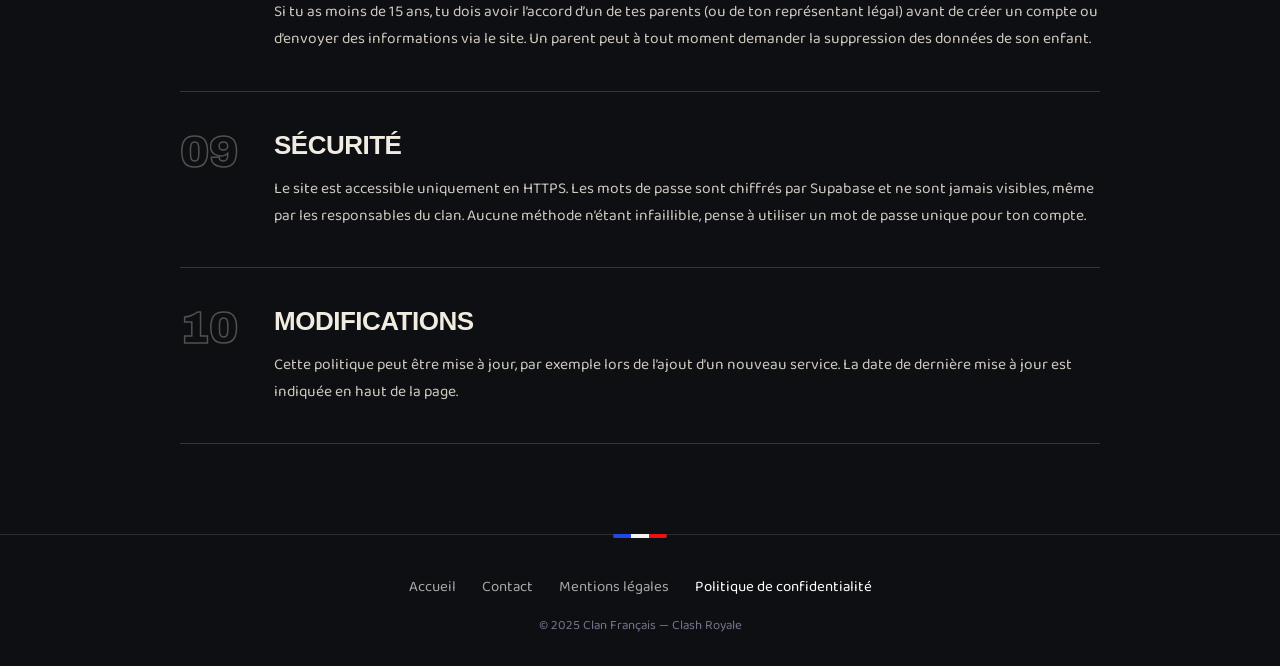
<file: politique_confidentialite.html>
<!doctype html>

<html lang="fr">
  <head>
    <meta charset="UTF-8" />
    <meta name="viewport" content="width=device-width, initial-scale=1.0" />

    <title>Politique de confidentialité — Clan Francais</title>
    <meta name="robots" content="noindex" />

    <link rel="preconnect" href="https://fonts.googleapis.com" />
    <link rel="preconnect" href="https://fonts.gstatic.com" crossorigin />
    <link href="https://fonts.googleapis.com/css2?family=Baloo+2:wght@400;500;600;700;800&family=Archivo+Black&family=JetBrains+Mono:wght@500;700&display=swap" rel="stylesheet" />

    <link rel="icon" type="image/png" href="images-Photoroom.png" />

    <style>
      :root {
        --page-bg: #0e0f12;
        --text: #f1ece1;
        --muted: #b9b3a6;
        --dim: #8f8a80;
        --line: rgba(241, 236, 225, 0.18);
        --red: #e63027;
      }

      * {
        margin: 0;
        padding: 0;
        box-sizing: border-box;
      }

      html {
        scroll-behavior: smooth;
        scroll-padding-top: 110px;
      }

      body {
        font-family: "Baloo 2", sans-serif;
        color: var(--text);
        background: var(--page-bg);
        overflow-x: hidden;
      }

      a {
        color: inherit;
        text-decoration: none;
      }

      /* =========================
         HEADER (identique au site)
      ========================= */

      header {
        position: fixed;
        top: 0;
        left: 0;
        right: 0;
        z-index: 1000;
        background: var(--page-bg);
        border-bottom: 1px solid rgba(255, 255, 255, 0.1);
      }

      .topbar {
        height: 20px;
        display: flex;
        align-items: center;
        justify-content: center;
        padding: 0 10px;
        font-size: 11px;
        font-weight: 700;
        white-space: nowrap;
        overflow: hidden;
        border-bottom: 1px solid rgba(255, 255, 255, 0.08);
      }

      .nav {
        min-height: 80px;
        padding: 0 28px;
        display: flex;
        align-items: center;
        justify-content: space-between;
        gap: 20px;
      }

      .logo {
        display: flex;
        align-items: center;
        gap: 10px;
        font-size: 22px;
        font-weight: 800;
        color: #fff;
        white-space: nowrap;
      }

      .logo img {
        width: 44px;
        height: 44px;
        object-fit: contain;
        filter: drop-shadow(0 4px 8px rgba(0, 0, 0, 0.4));
        transition: transform 0.25s ease;
      }

      .logo:hover img {
        transform: scale(1.08) rotate(-3deg);
      }

      .back-link {
        display: inline-flex;
        align-items: center;
        gap: 10px;
        padding: 10px 16px;
        border: 2px solid var(--text);
        font-size: 13px;
        font-weight: 800;
        letter-spacing: 0.06em;
        text-transform: uppercase;
        transition: transform 0.12s, box-shadow 0.12s;
      }

      .back-link:hover {
        transform: translate(-3px, -3px);
        box-shadow: 3px 3px 0 var(--text);
      }

      /* =========================
         CONTENU
      ========================= */

      .legal {
        width: min(920px, 90%);
        margin: 0 auto;
        padding: calc(100px + clamp(48px, 7vw, 90px)) 0 90px;
      }

      .kicker {
        margin-bottom: 12px;
        color: #b9b9b9;
        font-size: 12px;
        font-weight: 800;
        letter-spacing: 2.2px;
        text-transform: uppercase;
      }

      .legal h1 {
        font-family: "Archivo Black", sans-serif;
        font-size: clamp(40px, 7vw, 84px);
        font-weight: 400;
        line-height: 0.95;
        text-transform: uppercase;
      }

      .tricolour {
        display: flex;
        gap: 7px;
        margin: 24px 0 18px;
      }

      .tricolour span {
        width: 15px;
        height: 5px;
        border-radius: 999px;
      }

      .tricolour span:nth-child(1) { background: #2448e8; }
      .tricolour span:nth-child(2) { background: #f2f2f2; }
      .tricolour span:nth-child(3) { background: #ec1010; }

      .updated {
        color: var(--dim);
        font-family: "JetBrains Mono", monospace;
        font-size: 12px;
        font-weight: 700;
        letter-spacing: 0.1em;
        text-transform: uppercase;
      }

      .intro {
        max-width: 720px;
        margin-top: 22px;
        color: #d0d0d0;
        font-size: 16px;
        line-height: 1.7;
      }

      .legal-section {
        display: grid;
        grid-template-columns: 70px minmax(0, 1fr);
        gap: 10px 24px;
        padding: 38px 0;
        border-bottom: 1px solid var(--line);
      }

      .legal-num {
        font-family: "Archivo Black", sans-serif;
        font-size: 44px;
        line-height: 1;
        color: transparent;
        -webkit-text-stroke: 1.5px rgba(241, 236, 225, 0.3);
      }

      .legal-section h2 {
        margin-bottom: 14px;
        font-family: Arial, Helvetica, sans-serif;
        font-size: clamp(20px, 2.4vw, 26px);
        font-weight: 800;
        letter-spacing: -0.5px;
        text-transform: uppercase;
      }

      .legal-section p,
      .legal-section li {
        color: #cfcac0;
        font-size: 15.5px;
        line-height: 1.75;
      }

      .legal-section p + p,
      .legal-section p + ul,
      .legal-section ul + p {
        margin-top: 12px;
      }

      .legal-section ul {
        list-style: none;
      }

      .legal-section li {
        position: relative;
        padding-left: 18px;
      }

      .legal-section li::before {
        content: "";
        position: absolute;
        left: 0;
        top: 0.72em;
        width: 7px;
        height: 7px;
        background: var(--red);
      }

      .legal-section strong {
        color: #fff;
      }

      .legal-section a {
        color: #8fa8ff;
        border-bottom: 1px solid rgba(143, 168, 255, 0.4);
        transition: color 0.2s ease, border-color 0.2s ease;
      }

      .legal-section a:hover {
        color: #fff;
        border-color: #fff;
      }

      /* fiche d'identité */
      .info-list {
        display: grid;
        grid-template-columns: 170px minmax(0, 1fr);
        border-top: 1px solid var(--line);
      }

      .info-list dt,
      .info-list dd {
        padding: 11px 0;
        border-bottom: 1px solid rgba(241, 236, 225, 0.08);
      }

      .info-list dt {
        color: var(--dim);
        font-family: "JetBrains Mono", monospace;
        font-size: 11px;
        font-weight: 700;
        letter-spacing: 0.12em;
        text-transform: uppercase;
        padding-top: 14px;
      }

      .info-list dd {
        color: #e9e5dc;
        font-size: 15.5px;
        overflow-wrap: anywhere;
      }

      .disclaimer {
        margin-top: 16px;
        padding: 16px 18px;
        border-left: 4px solid #f2b632;
        background: rgba(255, 255, 255, 0.03);
        font-style: italic;
      }

      /* tableau des cookies */
      .table-wrap {
        margin-top: 16px;
        overflow-x: auto;
        border-top: 1px solid var(--line);
      }

      .legal-section table {
        width: 100%;
        min-width: 520px;
        border-collapse: collapse;
        font-size: 14.5px;
      }

      .legal-section th {
        padding: 12px 10px 10px 0;
        color: var(--dim);
        font-family: "JetBrains Mono", monospace;
        font-size: 11px;
        font-weight: 700;
        letter-spacing: 0.12em;
        text-align: left;
        text-transform: uppercase;
        border-bottom: 1px solid var(--line);
      }

      .legal-section td {
        padding: 12px 10px 12px 0;
        color: #cfcac0;
        line-height: 1.5;
        vertical-align: top;
        border-bottom: 1px solid rgba(241, 236, 225, 0.08);
      }

      .legal-section td code {
        color: #fff;
        font-family: "JetBrains Mono", monospace;
        font-size: 12.5px;
        overflow-wrap: anywhere;
      }

      /* =========================
         FOOTER
      ========================= */

      footer {
        position: relative;
        padding: 40px 0 30px;
        border-top: 1px solid rgba(255, 255, 255, 0.12);
        text-align: center;
      }

      footer::before {
        content: "";
        position: absolute;
        top: -1px;
        left: 50%;
        transform: translateX(-50%);
        width: 54px;
        height: 4px;
        border-radius: 999px;
        background: linear-gradient(90deg, #2448e8 0 33%, #f4f4f4 33% 66%, #eb1212 66%);
      }

      .footer-links {
        display: flex;
        justify-content: center;
        flex-wrap: wrap;
        gap: 10px 26px;
        margin-bottom: 16px;
      }

      .footer-links a {
        color: #a9a9a9;
        font-size: 15px;
        transition: color 0.2s ease;
      }

      .footer-links a:hover,
      .footer-links a[aria-current="page"] {
        color: #fff;
      }

      .footer-text {
        color: #77748d;
        font-size: 13px;
      }

      @media (max-width: 750px) {
        html {
          scroll-padding-top: 90px;
        }

        .nav {
          min-height: 64px;
          padding: 0 14px;
        }

        .logo {
          font-size: 18px;
        }

        .logo img {
          width: 36px;
          height: 36px;
        }

        .back-link {
          padding: 8px 12px;
          font-size: 12px;
        }

        .legal {
          padding-top: calc(84px + 40px);
        }
      }

      @media (max-width: 600px) {
        .logo span {
          display: none;
        }

        .legal-section {
          grid-template-columns: 1fr;
          padding: 30px 0;
        }

        .legal-num {
          font-size: 34px;
        }

        .info-list {
          grid-template-columns: 1fr;
        }

        .info-list dt {
          padding-bottom: 0;
          border-bottom: 0;
        }

        .info-list dd {
          padding-top: 4px;
        }
      }

      @media (prefers-reduced-motion: reduce) {
        *,
        *::before,
        *::after {
          transition-duration: 0.01ms !important;
        }

        html {
          scroll-behavior: auto;
        }
      }
    </style>
  </head>

  <body>
    <!-- =========================
       HEADER
  ========================= -->

    <header>
      <div class="topbar">
        Rejoins le Clan Francais · 9 000 trophées minimum · Discord ouvert à tous 💙🤍❤️
      </div>

      <div class="nav">
        <a href="index.html#accueil" class="logo">
          <img src="images-Photoroom.png" alt="Logo Clan Français" />
          <span>CLAN FRANCAIS</span>
        </a>

        <a href="index.html" class="back-link">← Retour au site</a>
      </div>
    </header>

    <!-- =========================
       MENTIONS LÉGALES
  ========================= -->

    <main class="legal">
      <div class="kicker">Tes données</div>
      <h1>Politique de<br />confidentialité</h1>

      <div class="tricolour" aria-hidden="true"><span></span><span></span><span></span></div>

      <p class="updated">Dernière mise à jour : 12 octobre 2026</p>

      <p class="intro">
        Cette page explique quelles données personnelles le site Clan Francais collecte, pourquoi,
        combien de temps elles sont gardées et comment tu peux exercer tes droits, conformément au
        Règlement général sur la protection des données (RGPD) et à la loi « Informatique et Libertés ».
      </p>

      <!-- 01 -->
      <section class="legal-section" id="responsable">
        <span class="legal-num" aria-hidden="true">01</span>
        <div>
          <h2>Responsable du traitement</h2>
          <dl class="info-list">
            <dt>Responsable</dt>
            <dd>Tom07</dd>

            <dt>Contact</dt>
            <dd><a href="mailto:tom.marmon07@gmail.com">tom.marmon07@gmail.com</a></dd>
          </dl>
        </div>
      </section>

      <!-- 02 -->
      <section class="legal-section" id="donnees">
        <span class="legal-num" aria-hidden="true">02</span>
        <div>
          <h2>Données collectées</h2>
          <p>Le site collecte uniquement les données dont il a besoin :</p>
          <ul>
            <li><strong>Création de compte :</strong> adresse e-mail, mot de passe (jamais stocké en clair) et pseudo Clash Royale.</li>
            <li><strong>Connexion avec Discord :</strong> identifiant Discord, pseudo, photo de profil et adresse e-mail liée au compte Discord.</li>
            <li><strong>Formulaire de contact :</strong> pseudo, adresse e-mail et contenu du message.</li>
            <li><strong>Classement en direct :</strong> pseudos, rôles, trophées et dons des membres du clan, récupérés automatiquement depuis les données publiques de Clash Royale.</li>
            <li><strong>Données techniques :</strong> adresse IP et informations de navigation, enregistrées par l’hébergeur et les services tiers lors du chargement des pages.</li>
          </ul>
        </div>
      </section>

      <!-- 03 -->
      <section class="legal-section" id="finalites">
        <span class="legal-num" aria-hidden="true">03</span>
        <div>
          <h2>Pourquoi ces données ?</h2>
          <ul>
            <li><strong>Gérer ton compte</strong> et te permettre de te connecter — base légale : exécution du service que tu demandes.</li>
            <li><strong>Répondre à tes messages</strong> envoyés via le formulaire — base légale : ton consentement.</li>
            <li><strong>Afficher le classement du clan</strong> — base légale : intérêt légitime à présenter l’activité du clan, à partir de données déjà publiques dans le jeu.</li>
            <li><strong>Faire fonctionner et sécuriser le site</strong> — base légale : intérêt légitime.</li>
          </ul>
          <p>Tes données ne sont <strong>jamais vendues</strong>, ni utilisées à des fins publicitaires.</p>
        </div>
      </section>

      <!-- 04 -->
      <section class="legal-section" id="destinataires">
        <span class="legal-num" aria-hidden="true">04</span>
        <div>
          <h2>Qui y a accès ?</h2>
          <p>
            Seuls les responsables du clan ont accès à tes données. Elles sont hébergées ou traitées par
            les prestataires suivants, uniquement pour faire fonctionner le site :
          </p>
          <ul>
            <li><strong>Supabase</strong> — comptes et authentification.</li>
            <li><strong>Formspree</strong> — réception des messages du formulaire de contact.</li>
            <li><strong>Discord</strong> — connexion avec un compte Discord.</li>
            <li><strong>GitHub (GitHub Pages)</strong> — hébergement du site.</li>
            <li><strong>Google Fonts</strong> et <strong>jsDelivr</strong> — chargement des polices et des bibliothèques.</li>
          </ul>
          <p>
            Certains de ces prestataires sont situés hors de l’Union européenne, notamment aux
            États-Unis. Ces transferts sont encadrés par les garanties prévues par le RGPD (clauses
            contractuelles types de la Commission européenne ou Data Privacy Framework).
          </p>
        </div>
      </section>

      <!-- 05 -->
      <section class="legal-section" id="conservation">
        <span class="legal-num" aria-hidden="true">05</span>
        <div>
          <h2>Durée de conservation</h2>
          <ul>
            <li><strong>Compte :</strong> tant que ton compte existe. Il est supprimé sur simple demande, ou après 3 ans d’inactivité.</li>
            <li><strong>Messages de contact :</strong> 12 mois maximum après le dernier échange.</li>
            <li><strong>Classement des membres :</strong> mis à jour automatiquement ; un joueur qui quitte le clan disparaît du classement à la mise à jour suivante.</li>
          </ul>
        </div>
      </section>

      <!-- 06 -->
      <section class="legal-section" id="cookies">
        <span class="legal-num" aria-hidden="true">06</span>
        <div>
          <h2>Cookies</h2>
          <p>
            Le site utilise des cookies et des éléments de stockage local dans ton navigateur. Il
            n’utilise <strong>aucun cookie publicitaire ni de mesure d’audience</strong>. Voici la liste
            des éléments présents :
          </p>
          <div class="table-wrap">
            <table>
              <thead>
                <tr>
                  <th>Nom</th>
                  <th>Fournisseur</th>
                  <th>Finalité</th>
                  <th>Durée</th>
                </tr>
              </thead>
              <tbody>
                <tr>
                  <td><code>sb-xteveyeqbobwnuiivhkn-auth-token</code></td>
                  <td>Supabase</td>
                  <td>Garder ta session ouverte quand tu es connecté à ton compte (stockage local, nécessaire).</td>
                  <td>Jusqu’à la déconnexion</td>
                </tr>
                <tr>
                  <td><code>sb-xteveyeqbobwnuiivhkn-auth-token-code-verifier</code></td>
                  <td>Supabase</td>
                  <td>Sécuriser la connexion avec Discord pendant le retour sur le site (stockage local, nécessaire).</td>
                  <td>Le temps de la connexion</td>
                </tr>
                <tr>
                  <td>Cookies de connexion Discord</td>
                  <td>Discord</td>
                  <td>Déposés sur le site de Discord uniquement si tu choisis « Continuer avec Discord ».</td>
                  <td>Voir la politique de Discord</td>
                </tr>
                <tr>
                  <td>Cookies du formulaire</td>
                  <td>Formspree</td>
                  <td>Déposés sur le site de Formspree uniquement lors de l’envoi du formulaire de contact (protection anti-spam).</td>
                  <td>Voir la politique de Formspree</td>
                </tr>
                <!-- Pour ajouter un cookie : copie un bloc <tr>…</tr> ci-dessus et modifie-le -->
              </tbody>
            </table>
          </div>
          <p>
            Ces cookies et éléments de stockage sont strictement nécessaires au fonctionnement du site
            (connexion, formulaire) et ne demandent donc pas de consentement. Tu peux à tout moment les
            supprimer depuis les réglages de ton navigateur, mais tu seras alors déconnecté.
          </p>
          <p>
            Pour plus d’informations sur les cookies déposés par les services tiers, consulte la
            <a href="https://discord.com/privacy" target="_blank" rel="noopener noreferrer">politique de confidentialité de Discord</a>
            et celle de
            <a href="https://formspree.io/legal/privacy-policy" target="_blank" rel="noopener noreferrer">Formspree</a>.
          </p>
        </div>
      </section>

      <!-- 07 -->
      <section class="legal-section" id="droits">
        <span class="legal-num" aria-hidden="true">07</span>
        <div>
          <h2>Tes droits</h2>
          <p>Tu disposes à tout moment des droits suivants sur tes données :</p>
          <ul>
            <li><strong>Accès</strong> — savoir quelles données sont conservées sur toi.</li>
            <li><strong>Rectification</strong> — corriger des données inexactes.</li>
            <li><strong>Effacement</strong> — demander la suppression de ton compte et de tes données.</li>
            <li><strong>Opposition et limitation</strong> — t’opposer à un traitement ou le limiter.</li>
            <li><strong>Portabilité</strong> — récupérer tes données dans un format lisible.</li>
            <li><strong>Retrait du consentement</strong> — à tout moment, sans justification.</li>
          </ul>
          <p>
            Pour exercer ces droits, écris à <a href="mailto:tom.marmon07@gmail.com">tom.marmon07@gmail.com</a>. Une réponse te sera apportée dans un délai
            d’un mois maximum.
          </p>
          <p>
            Si tu estimes que tes droits ne sont pas respectés, tu peux adresser une réclamation à la
            <a href="https://www.cnil.fr/fr/plaintes" target="_blank" rel="noopener noreferrer">CNIL</a>.
          </p>
        </div>
      </section>

      <!-- 08 -->
      <section class="legal-section" id="mineurs">
        <span class="legal-num" aria-hidden="true">08</span>
        <div>
          <h2>Joueurs mineurs</h2>
          <p>
            Si tu as moins de 15 ans, tu dois avoir l’accord d’un de tes parents (ou de ton
            représentant légal) avant de créer un compte ou d’envoyer des informations via le site.
            Un parent peut à tout moment demander la suppression des données de son enfant.
          </p>
        </div>
      </section>

      <!-- 09 -->
      <section class="legal-section" id="securite">
        <span class="legal-num" aria-hidden="true">09</span>
        <div>
          <h2>Sécurité</h2>
          <p>
            Le site est accessible uniquement en HTTPS. Les mots de passe sont chiffrés par Supabase et
            ne sont jamais visibles, même par les responsables du clan. Aucune méthode n’étant
            infaillible, pense à utiliser un mot de passe unique pour ton compte.
          </p>
        </div>
      </section>

      <!-- 10 -->
      <section class="legal-section" id="modifications">
        <span class="legal-num" aria-hidden="true">10</span>
        <div>
          <h2>Modifications</h2>
          <p>
            Cette politique peut être mise à jour, par exemple lors de l’ajout d’un nouveau service.
            La date de dernière mise à jour est indiquée en haut de la page.
          </p>
        </div>
      </section>
    </main>

    <!-- =========================
       FOOTER
  ========================= -->

    <footer>
      <div class="footer-links">
        <a href="index.html">Accueil</a>
        <a href="index.html#contact">Contact</a>
        <a href="mentions-legales.html">Mentions légales</a>
        <a href="politique-confidentialite.html" aria-current="page">Politique de confidentialité</a>
      </div>
      <div class="footer-text">© 2025 Clan Français — Clash Royale</div>
    </footer>
  </body>
</html>
</file>
